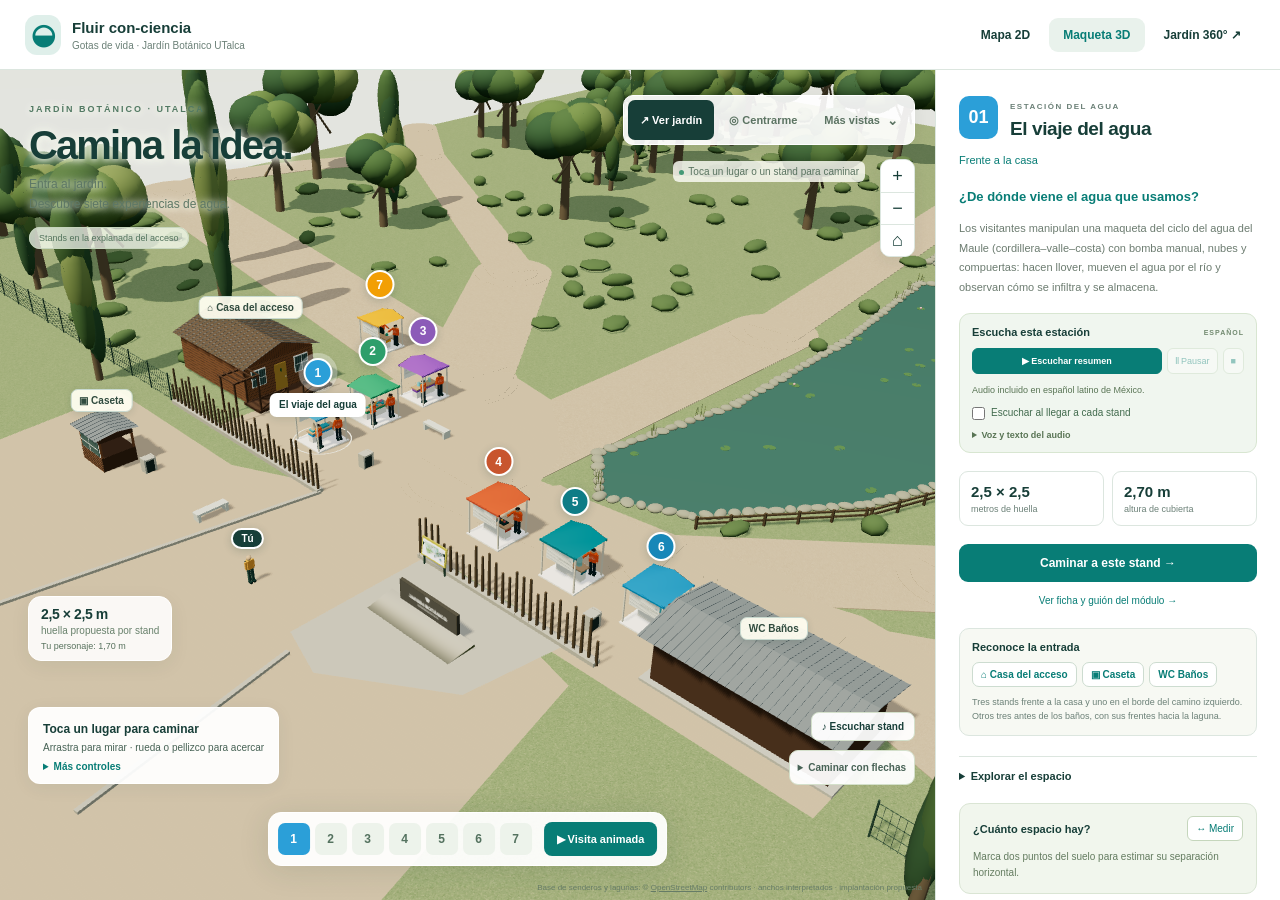
<file: index.html>
<!DOCTYPE html>
<html lang="es">
<head>
<meta charset="utf-8">
<meta name="viewport" content="width=device-width, initial-scale=1">
<title>Fluir con-ciencia · Jardín Botánico UTalca</title>
<meta name="description" content="Recorre la propuesta de siete stands sobre el agua en la maqueta 3D del acceso al Jardín Botánico UTalca.">
<link rel="canonical" href="https://anavictoria8.github.io/fluir-con-ciencia/maqueta3d.html">
<script>
// Conserva las fichas y vistas 2D compartidas antes de cambiar la portada.
const params=new URLSearchParams(location.search);
const legacy2D=['mod','view','tab','tour','printpreview'].some(key=>params.has(key));
const target=new URL((legacy2D?'mapa2d.html':'maqueta3d.html')+location.search+location.hash,location.href);
if(!legacy2D)target.searchParams.set('v','20261015-11');
location.replace(target.href);
</script>
<style>body{font:16px system-ui,sans-serif;max-width:650px;margin:15vh auto;padding:24px;color:#183f38;background:#f2f6ef}a{color:#0e7c86;display:inline-block;margin:12px 24px 0 0}</style>
</head>
<body>
<h1>Fluir con-ciencia, gotas de vida</h1>
<p>Explora las siete estaciones del acceso al Jardín Botánico UTalca.</p>
<a href="maqueta3d.html">Abrir la maqueta 3D →</a>
<a href="mapa2d.html">Abrir el plano 2D →</a>
</body>
</html>
</file>
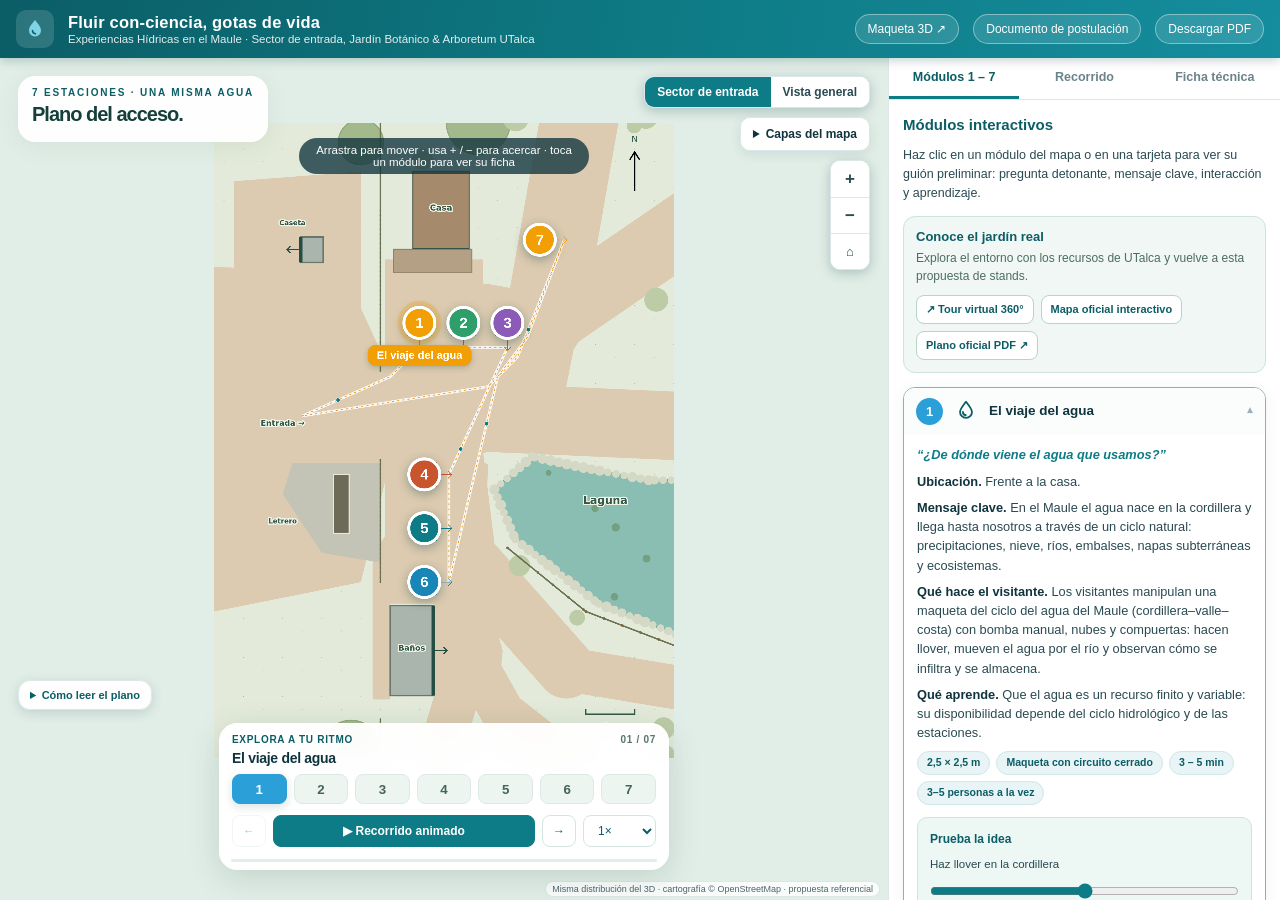
<file: mapa2d.html>
<!DOCTYPE html>
<html lang="es">
<head>
<meta charset="utf-8">
<meta name="viewport" content="width=device-width, initial-scale=1">
<title>Fluir con-ciencia, gotas de vida · Experiencias Hídricas en el Maule — Jardín Botánico UTalca</title>
<meta name="description" content="Propuesta de distribución, recorrido e interacciones de 7 módulos interactivos sobre el agua en el sector de entrada del Jardín Botánico & Arboretum de la Universidad de Talca.">
<style>
:root{
  --teal:#0e7c86; --teal-d:#0b5d66; --ink:#10343d; --ink-2:#2a4a52;
  --aqua:#7fd4e8; --blue:#2b9fd8; --accent:#f29f05; --paper:#f4f8f9;
  --line:#dbe7e9; --ok:#2e9e6b;
}
*{box-sizing:border-box}
html,body{margin:0;padding:0}
body{
  font-family:-apple-system,BlinkMacSystemFont,"Segoe UI",Roboto,"Helvetica Neue",Arial,sans-serif;
  color:var(--ink); background:var(--paper); overflow:hidden;
}
.app{display:flex;flex-direction:column;height:100dvh}
header.top{
  display:flex;align-items:center;gap:14px;padding:10px 16px;color:#fff;z-index:40;
  background:linear-gradient(100deg,var(--teal-d),var(--teal) 55%,#158d9e);
  box-shadow:0 2px 10px rgba(9,60,66,.25)
}
.logo{width:38px;height:38px;border-radius:10px;background:rgba(255,255,255,.14);display:grid;place-items:center;flex:0 0 auto}
.logo svg{width:24px;height:24px}
.titles{flex:1;min-width:0}
.titles h1{margin:0;font-size:16.5px;letter-spacing:.2px;white-space:nowrap;overflow:hidden;text-overflow:ellipsis}
.titles p{margin:1px 0 0;font-size:11.5px;opacity:.88;white-space:nowrap;overflow:hidden;text-overflow:ellipsis}
.hbtn{
  border:1px solid rgba(255,255,255,.4);background:rgba(255,255,255,.12);color:#fff;
  font-size:12px;padding:7px 12px;border-radius:999px;cursor:pointer;text-decoration:none;white-space:nowrap
}
.hbtn:hover{background:rgba(255,255,255,.22)}
.hmob{display:none}
@media (max-width:700px){
  .hdesk{display:none}
  .hmob{display:inline}
}
.main{flex:1;display:flex;min-height:0;position:relative}
.stage{position:relative;flex:1;min-width:0;overflow:hidden;background:#dcecee;touch-action:none;cursor:grab}
.stage.dragging{cursor:grabbing}
.world{position:absolute;left:0;top:0;transform-origin:0 0;will-change:transform;--inv:1}
.world img.base{position:absolute;inset:0;width:100%;height:100%;user-select:none;-webkit-user-drag:none;pointer-events:none;display:block}
.overlay{position:absolute;inset:0}
.overlay svg{position:absolute;left:0;top:0;overflow:visible}
.badge{position:absolute;transform:translate(-50%,-50%) scale(var(--inv));transform-origin:center;z-index:6;cursor:pointer;-webkit-tap-highlight-color:transparent}
.badge:focus{outline:none}
.badge .dot{
  width:36px;height:36px;border-radius:50%;background:#fff;border:3px solid var(--c,#0e7c86);
  color:var(--c,#0e7c86);display:grid;place-items:center;font-weight:800;font-size:15.5px;
  box-shadow:0 3px 10px rgba(9,60,66,.35);position:relative
}
.badge .lbl{
  position:absolute;top:100%;left:50%;transform:translateX(-50%);margin-top:5px;
  background:rgba(255,255,255,.95);color:var(--ink);font-size:11px;font-weight:700;
  padding:2.5px 8px;border-radius:8px;white-space:nowrap;box-shadow:0 2px 6px rgba(9,60,66,.22);
  border:1px solid rgba(14,124,134,.18)
}
.badge.lbl-top .lbl{top:auto;bottom:100%;margin-top:0;margin-bottom:5px}
.badge:hover .dot{transform:scale(1.08)}
.world.nolbl .badge .lbl,.world.nolbl .ref{opacity:0;pointer-events:none}
.badge .lbl,.ref{transition:opacity .2s}
.badge.active .dot{border-color:var(--accent);color:var(--accent);box-shadow:0 0 0 5px rgba(242,159,5,.28),0 3px 10px rgba(9,60,66,.35);animation:pulse 1.8s ease-in-out infinite}
.badge.active .lbl{background:var(--accent);color:#fff;border-color:transparent}
@keyframes pulse{0%,100%{box-shadow:0 0 0 5px rgba(242,159,5,.30),0 3px 10px rgba(9,60,66,.35)}50%{box-shadow:0 0 0 9px rgba(242,159,5,.12),0 3px 10px rgba(9,60,66,.35)}}
.ref{position:absolute;transform:translate(-50%,-50%) scale(var(--inv));transform-origin:center;
  font-size:10.5px;font-weight:600;color:#41565c;background:rgba(255,255,255,.86);
  padding:2px 7px;border-radius:7px;border:1px solid rgba(65,86,92,.18);white-space:nowrap;z-index:4;pointer-events:none}
.route{fill:none;stroke:var(--accent);stroke-width:3;stroke-dasharray:30 20;vector-effect:non-scaling-stroke;animation:flow 1.5s linear infinite}
.route-halo{fill:none;stroke:rgba(255,255,255,.95);stroke-width:8;vector-effect:non-scaling-stroke}
.route-end{fill:var(--accent);stroke:#fff;stroke-width:2}
@keyframes flow{to{stroke-dashoffset:-50}}
.zone{fill:rgba(14,124,134,.09);stroke:rgba(14,124,134,.55);stroke-width:2;stroke-dasharray:7 6;vector-effect:non-scaling-stroke}

.mapui{position:absolute;z-index:12}
.ctl-tr{top:12px;right:12px;display:flex;flex-direction:column;gap:7px;align-items:flex-end}
.vswitch{display:flex;background:#fff;border-radius:10px;overflow:hidden;box-shadow:0 3px 12px rgba(9,60,66,.25);border:1px solid var(--line)}
.vswitch button{border:0;background:#fff;color:var(--ink-2);font-size:12px;font-weight:600;padding:8px 12px;cursor:pointer}
.vswitch button.on{background:var(--teal);color:#fff}
.zoombox{display:flex;flex-direction:column;background:#fff;border-radius:10px;overflow:hidden;box-shadow:0 3px 12px rgba(9,60,66,.25);border:1px solid var(--line)}
.zoombox button{border:0;background:#fff;color:var(--ink-2);font-size:17px;font-weight:700;width:38px;height:36px;cursor:pointer}
.zoombox button:hover{background:#eef6f7}
.zoombox button+button{border-top:1px solid var(--line)}
.tourbtn{border:0;background:var(--accent);color:#fff;font-weight:700;font-size:12.5px;padding:10px 14px;border-radius:10px;cursor:pointer;box-shadow:0 3px 12px rgba(9,60,66,.3)}
.tourbtn:hover{filter:brightness(1.05)}
.tourbtn.on{background:#b4453a}
.legend{left:12px;bottom:12px;background:rgba(255,255,255,.96);border:1px solid var(--line);border-radius:12px;
  padding:10px 12px;font-size:11.5px;color:var(--ink-2);box-shadow:0 3px 12px rgba(9,60,66,.16);max-width:280px}
.legend h4{margin:0 0 7px;font-size:11.5px;text-transform:uppercase;letter-spacing:.6px;color:var(--teal-d)}
.legend .row{display:flex;align-items:center;gap:8px;margin:5px 0}
.legend .sym{flex:0 0 auto;width:34px;display:grid;place-items:center}
.attr{right:12px;bottom:12px;font-size:10px;color:#4d636a;background:rgba(255,255,255,.85);padding:4px 8px;border-radius:8px;border:1px solid var(--line)}
.hint{left:50%;top:12px;transform:translateX(-50%);background:rgba(16,52,61,.78);color:#fff;font-size:11.5px;
  padding:6px 12px;border-radius:999px;pointer-events:none;opacity:0;transition:opacity .3s}
.hint.show{opacity:1}

.panel{width:392px;flex:0 0 auto;background:#fff;border-left:1px solid var(--line);display:flex;flex-direction:column;min-height:0;z-index:20}
.tabs{display:flex;border-bottom:1px solid var(--line);flex:0 0 auto}
.tabs button{flex:1;border:0;background:#fff;padding:12px 6px;font-size:12.5px;font-weight:700;color:#6b838a;cursor:pointer;border-bottom:3px solid transparent}
.tabs button.on{color:var(--teal-d);border-bottom-color:var(--teal)}
.tabbody{overflow:auto;padding:14px;flex:1;min-height:0}
.tabbody[hidden]{display:none}
.mcard{border:1px solid var(--line);border-radius:12px;margin-bottom:10px;overflow:hidden;background:#fff}
.mcard .mhead{display:flex;align-items:center;gap:10px;padding:10px 12px;cursor:pointer;background:#fbfdfd}
.mcard .mhead:hover{background:#f2f9fa}
.mcard .n{width:27px;height:27px;border-radius:50%;color:#fff;display:grid;place-items:center;font-size:13px;font-weight:800;flex:0 0 auto}
.mcard .ic{width:26px;height:26px;flex:0 0 auto;color:var(--teal-d)}
.mcard h3{font-size:13.5px;margin:0;flex:1;line-height:1.25}
.mcard .chev{color:#9ab3b9;font-size:12px;transition:transform .2s}
.mcard.open .chev{transform:rotate(180deg)}
.mbody{display:none;padding:4px 13px 13px;font-size:12.8px;color:var(--ink-2);line-height:1.5}
.mcard.open .mbody{display:block}
.mbody .q{font-style:italic;color:var(--teal);font-weight:700;margin:6px 0 8px}
.mbody p{margin:7px 0}
.mbody b{color:var(--ink)}
.chips{display:flex;flex-wrap:wrap;gap:6px;margin-top:9px}
.chip{font-size:10.5px;font-weight:600;color:var(--teal-d);background:#e8f4f5;border:1px solid #cfe7e9;border-radius:999px;padding:3px 9px}
.panel h2{font-size:15px;margin:2px 0 10px;color:var(--teal-d)}
.panel .lead{font-size:12.5px;color:var(--ink-2);line-height:1.55}
.kv{border:1px solid var(--line);border-radius:12px;padding:12px 13px;margin-bottom:10px;background:#fbfdfd}
.kv h4{margin:0 0 7px;font-size:12.5px;color:var(--teal-d)}
.kv ul{margin:0;padding-left:17px;font-size:12.4px;color:var(--ink-2);line-height:1.55}
.kv li{margin:4px 0}
.btnrow{display:flex;gap:8px;margin:6px 0 12px}
.btnrow button{flex:1;border:1px solid var(--teal);background:#fff;color:var(--teal);font-weight:700;font-size:12.5px;padding:9px;border-radius:10px;cursor:pointer}
.btnrow button.solid{background:var(--teal);color:#fff}
.btnrow button:hover{filter:brightness(1.04)}
.sheetbar{display:none}
#sheetBtn{display:none}

@media (max-width:980px){
  .panel{position:absolute;left:0;right:0;bottom:0;width:auto;height:66dvh;border-left:0;border-top:1px solid var(--line);
    border-radius:16px 16px 0 0;transform:translateY(102%);transition:transform .28s ease;box-shadow:0 -8px 30px rgba(9,60,66,.25)}
  .panel.open{transform:none}
  #sheetBtn{display:block;position:absolute;left:50%;bottom:12px;transform:translateX(-50%);z-index:22;
    border:0;background:var(--teal);color:#fff;font-weight:700;font-size:13px;padding:11px 18px;border-radius:999px;box-shadow:0 4px 14px rgba(9,60,66,.4);cursor:pointer}
  .legend{max-width:210px;bottom:64px}
  .attr{display:none}
  .titles h1{font-size:14px}
  .hbtn.onlydesk{display:none}
}
@media (prefers-reduced-motion:reduce){
  .route{animation:none}
  .badge.active .dot{animation:none}
}
#printDoc{display:none}
body.printpreview{overflow:auto}
body.printpreview .app{display:none}
body.printpreview #printDoc{display:block;max-width:794px;margin:0 auto;background:#fff;box-shadow:0 0 40px rgba(0,0,0,.15)}

/* ======== Documento imprimible (PDF) ======== */
.pdoc{padding:26px 30px;font-size:12px;color:var(--ink)}
.pdoc header{border-bottom:4px solid var(--teal);padding-bottom:10px;margin-bottom:14px}
.pdoc header h1{margin:0;font-size:21px;color:var(--teal-d)}
.pdoc header p{margin:4px 0 0;font-size:12.5px;color:var(--ink-2)}
.pdoc h2{font-size:14.5px;color:var(--teal-d);margin:16px 0 8px}
.pdoc .pintro p{font-size:12.2px;line-height:1.55;color:var(--ink-2)}
.pdoc .pintro b{color:var(--ink)}
.pdocmap{position:relative;border:1px solid var(--line);border-radius:10px;overflow:hidden;margin:4px 0 8px}
.pdocmap img{position:absolute;inset:0;width:100%;height:100%}
.pdocmap .badge .lbl{display:none}
.pdocmap .badge .dot{width:30px;height:30px;font-size:13px;border-width:2.5px;box-shadow:none}
.pdocmap .badge .lbl{font-size:9.5px;padding:2px 6px;margin-top:4px;box-shadow:none;border:1px solid #a9c2c7}
.pdocmap .badge.lbl-top .lbl{margin-bottom:4px}
.pdocmap .ref{font-size:8.5px;padding:1.5px 5px;box-shadow:none;border:1px solid #c9d6d9}
.pdocmap .badge:hover .dot{transform:none}
.plegend{display:flex;flex-wrap:wrap;gap:6px 18px;font-size:11px;color:var(--ink-2);border:1px solid var(--line);border-radius:8px;padding:7px 10px;background:#fbfdfd}
.plegend b{color:var(--teal-d)}
.psec{margin-top:16px}
.pgrid{display:grid;grid-template-columns:1fr 1fr;gap:10px}
.pf{border:1px solid var(--line);border-radius:10px;padding:10px 12px;break-inside:avoid;background:#fff}
.pf-h{display:flex;align-items:center;gap:8px}
.pf-n{width:22px;height:22px;border-radius:50%;color:#fff;display:inline-grid;place-items:center;font-size:11.5px;font-weight:800;flex:0 0 auto}
.pf-ic{width:20px;height:20px;color:var(--teal-d);flex:0 0 auto}
.pf-ic svg{width:20px;height:20px}
.pf h4{margin:0;font-size:12.5px}
.pf p{margin:5px 0;font-size:11.2px;line-height:1.5;color:var(--ink-2)}
.pf b{color:var(--ink)}
.pf-q{font-style:italic;color:var(--teal)!important;font-weight:700}
.pf-chips{font-size:10px;color:#6b838a!important;border-top:1px dashed var(--line);padding-top:5px}
.pdoc footer{margin-top:14px;border-top:1px solid var(--line);padding-top:9px;font-size:10.5px;color:#6b838a}
.pdoc footer p{margin:3px 0}

@media print{
  body{overflow:visible;background:#fff}
  .app{display:none!important}
  #printDoc{display:block!important}
  @page{size:A4 portrait;margin:10mm}
  .pdoc{padding:0}
  .route{animation:none!important}
}

/* Exploración del espacio */
.stage{background:#e1eee7}
.world{--marker-size:36px}
.overlay>svg{pointer-events:none}
.badge{border:0;padding:0;background:none;font:inherit}
.badge:focus-visible .dot{outline:3px solid var(--ink);outline-offset:4px}
.badge .dot{transition:transform .22s,box-shadow .22s;background:var(--c);color:#fff;border:3px solid #fff}
.badge.active .dot{background:var(--accent);color:#fff;border-color:#fff}
.badge .lbl{max-width:150px;white-space:normal;text-align:center;line-height:1.25;width:max-content;pointer-events:none}
.badge:not(.active):not(:hover):not(:focus-visible) .lbl{opacity:0;transform:translate(-50%,4px)}
.world.all-labels:not(.nolbl) .badge .lbl{opacity:1;transform:translateX(-50%)}
.world.all-labels .badge.label-suppressed:not(.active):not(:hover):not(:focus-visible) .lbl{opacity:0}
.world.nolbl .badge.active .lbl,.world.nolbl .badge:hover .lbl{opacity:1}
.badge.active{z-index:9}
.ref{font-size:10px;background:rgba(255,255,255,.94)}
.stand-footprint{fill:var(--c);fill-opacity:.18;stroke:var(--c);stroke-width:2;vector-effect:non-scaling-stroke}
.stand-roof{fill:var(--c);fill-opacity:.38;stroke:var(--c);stroke-width:1;vector-effect:non-scaling-stroke}
.stand-link{fill:none;stroke:#51746a;stroke-width:1.5;stroke-dasharray:3 4;vector-effect:non-scaling-stroke;opacity:.65}
.route{stroke:#eea128;stroke-width:3;stroke-linecap:round;stroke-dasharray:4 13;animation:flow 2s linear infinite}
.route-halo{stroke-width:9;stroke:rgba(255,255,255,.8)}
.route-drop{fill:#087b8a;stroke:white;stroke-width:2;paint-order:stroke}
.tour-traveler{filter:drop-shadow(0 2px 4px #123c4255)}
.tour-traveler .ripple{fill:#0e7c8633;stroke:#0e7c86;stroke-width:1;animation:travelerRipple 2s ease-out infinite;transform-box:fill-box;transform-origin:center}
@keyframes travelerRipple{from{transform:scale(.7);opacity:.8}to{transform:scale(1.8);opacity:0}}
.world.no-route .route,.world.no-route .route-halo,.world.no-route .route-drop,.world.no-route .stand-link{display:none}
.world.no-stands .stand-shape{display:none}
.sector-cluster{display:none;position:absolute;transform:translate(-50%,-50%) scale(var(--inv));transform-origin:center;border:3px solid #fff;border-radius:999px;padding:10px 15px;background:var(--teal);color:#fff;font-size:12px;font-weight:800;box-shadow:0 4px 20px #163e3444;cursor:pointer;white-space:nowrap;z-index:8}
.world.general-overview .sector-cluster{display:block}
.world.general-overview .badge,.world.general-overview .ref,.world.general-overview .stand-shape,.world.general-overview .route,.world.general-overview .route-halo,.world.general-overview .route-drop{display:none}
.map-intro{top:18px;left:18px;max-width:315px;pointer-events:none}
.map-intro .eyebrow{font-size:10px;letter-spacing:1.8px;font-weight:800;color:var(--teal-d);text-transform:uppercase}
.map-intro h2{font-size:27px;letter-spacing:-1px;margin:5px 0;color:#153f3b}
.map-intro p{font-size:12px;line-height:1.5;margin:0;color:#355a52;max-width:245px}
.map-intro .intro-paper{padding:15px 18px;background:#fffffff0;border:1px solid #ffffff;border-radius:17px;box-shadow:0 5px 25px #163e3410}
.ctl-tr{top:18px;right:18px;gap:9px}
.layers{background:#fffffff5;border:1px solid var(--line);border-radius:10px;font-size:12px;box-shadow:0 3px 12px #093c421a}
.layers summary{padding:9px 12px;cursor:pointer;font-weight:700}
.layers label{display:flex;gap:8px;padding:6px 12px;align-items:center;cursor:pointer}
.layers label:last-child{padding-bottom:12px}
.layers input{accent-color:var(--teal)}
.legend{bottom:18px;left:18px;max-width:240px;font-size:10.5px;padding:8px 11px}
.legend summary{cursor:pointer;font-weight:800;color:var(--teal-d);font-size:11px}
.legend .row{line-height:1.4}
.legend h4{display:none}
.attr{bottom:3px;right:8px;font-size:9px;padding:2px 6px;max-width:65%;text-align:right}
.hint{top:160px;max-width:290px;text-align:center;white-space:normal}
.journey{position:absolute;z-index:13;bottom:30px;left:50%;transform:translateX(-50%);width:min(450px,calc(100% - 36px));padding:14px;background:#fffffff5;backdrop-filter:blur(14px);border:1px solid #fff;border-radius:18px;box-shadow:0 8px 32px #163e3426}
.journey-top{display:flex;align-items:center;gap:9px;font-size:10px;color:#59756e;font-weight:700;text-transform:uppercase;letter-spacing:.7px}
.journey-top strong{color:var(--teal-d);margin-right:auto}
.journey-title{font-size:16px;font-weight:800;margin:7px 0 3px;letter-spacing:-.3px}
.journey-question{font-size:12px;color:#54716b;margin:0 0 11px;min-height:15px}
.station-nav{display:flex;gap:7px;justify-content:space-between}
.station-nav button{flex:1;min-width:0;height:30px;border:1px solid #dce9e5;border-radius:8px;background:#edf5f1;color:#45645b;font-weight:800;cursor:pointer;transition:background .2s,transform .2s}
.station-nav button:hover{transform:translateY(-3px)}
.station-nav button[aria-pressed=true]{background:var(--c);border-color:var(--c);color:#fff;box-shadow:0 3px 9px #123c4226}
.station-nav button.visited:after{content:' ·';color:inherit}
.journey-controls{display:flex;gap:7px;align-items:center;margin-top:11px}
.journey-controls button,.journey-controls select{font:inherit;font-size:12px;border:1px solid #d4e5df;background:#fff;border-radius:8px;height:32px;padding:0 10px;color:var(--teal-d);cursor:pointer}
.journey-controls button:disabled{opacity:.35;cursor:default}
.journey-controls #playTour{background:var(--teal);color:#fff;border-color:var(--teal);flex:1;font-weight:700}
.journey-progress{height:3px;background:#e2eee8;margin:12px -1px -3px;overflow:hidden;border-radius:4px}
.journey-progress span{display:block;height:100%;background:var(--teal);width:0;transition:width .15s linear}
.resource-card{padding:12px;border:1px solid #cee3db;background:#f1f7f4;border-radius:12px;margin:0 0 14px}
.resource-card h3{font-size:13px;margin:0 0 5px;color:var(--teal-d)}
.resource-card p{font-size:12px;line-height:1.5;margin:0 0 10px;color:#4d6d62}
.resource-actions{display:flex;gap:7px;flex-wrap:wrap}
.resource-actions button,.resource-actions a{border:1px solid #b7d4c9;border-radius:8px;padding:7px 9px;font-size:11px;font-weight:700;color:var(--teal-d);background:#fff;cursor:pointer;text-decoration:none}
.mcard{transition:border-color .2s,box-shadow .2s}
.mcard.open{border-color:#84b7a4;box-shadow:0 3px 15px #163e3410}
.mhead:focus-visible{outline:2px solid var(--teal);outline-offset:-3px}
.experience{border-radius:10px;background:#edf7f4;padding:12px;margin-top:12px;border:1px solid #cde5da}
.experience h4{font-size:12px;margin:0 0 8px;color:var(--teal-d)}
.experience label{display:block;font-size:11.5px}
.experience input{width:100%;accent-color:var(--teal);margin:10px 0}
.experience output{display:block;font-size:12px;color:var(--teal-d);font-weight:700;min-height:34px}
.water-track{height:12px;background:#d7e7e4;border-radius:8px;overflow:hidden;margin:9px 0}
.water-fill{height:100%;background:repeating-linear-gradient(110deg,#0e7c86 0 16px,#3ab3bd 16px 32px);background-size:64px 100%;animation:waterSlide 2s linear infinite;transition:width .4s;width:50%;border-radius:8px}
@keyframes waterSlide{to{background-position:64px 0}}
.experience small{font-size:10px;color:#637d73;display:block;margin-top:7px}
.resource-dialog{width:min(1120px,96vw);height:min(820px,90dvh);padding:0;border:1px solid #cee3db;border-radius:17px;box-shadow:0 20px 90px #102f3c55;color:var(--ink)}
.resource-dialog::backdrop{background:#0c302dd1;backdrop-filter:blur(5px)}
.resource-dialog .dialog-head{display:flex;align-items:center;gap:12px;padding:13px 17px;border-bottom:1px solid var(--line)}
.dialog-head h2{font-size:15px;margin:0;flex:1}
.dialog-head a{font-size:11px;color:var(--teal-d)}
.dialog-head button{border:1px solid var(--line);border-radius:8px;padding:6px 10px;cursor:pointer;background:#f4f8f6;font-size:16px}
.resource-dialog iframe{width:100%;height:calc(100% - 110px);border:0;background:#edf4f0}
.resource-dialog .dialog-note{font-size:11px;padding:0 17px;color:#54716b}
@media(min-width:981px){.legend{bottom:240px}.map-intro{max-width:280px}}
@media(max-width:1100px) and (min-width:981px){.map-intro h2{font-size:22px}.map-intro{max-width:220px}.map-intro p{font-size:11px}.vswitch button{font-size:11px;padding:8px}.panel{width:355px}}
@media(max-width:980px){
 #sheetBtn{display:block}.main:has(.panel.open) #sheetBtn{bottom:calc(66dvh + 8px)}
 .main:has(.panel.open) .journey{visibility:hidden}
 .journey{bottom:66px;width:min(430px,calc(100% - 28px))}
 .legend{bottom:290px;max-width:190px}
 .map-intro{top:12px;left:12px;max-width:255px}
 .map-intro h2{font-size:22px}
 .ctl-tr{top:12px;right:12px}
}
@media(max-width:600px){
 .map-intro{top:12px;max-width:calc(100% - 60px)}
 .map-intro .intro-paper{padding:10px 13px;background:#ffffffeb}
 .map-intro h2{font-size:20px;margin:4px 0 0}
 .map-intro p{display:none}.map-intro .eyebrow{font-size:9px}
 .ctl-tr{top:94px;right:10px}.vswitch button{font-size:10px;padding:8px}
 .tourbtn{display:none}.legend{display:none}.attr{display:none}
 .hint{top:170px;left:12px;transform:none;max-width:200px;font-size:10px}
 .badge .dot{width:25px;height:25px;font-size:11px;border-width:2px}
 .badge .lbl{font-size:9px;max-width:110px;padding:2px 5px}
 .ref{display:none}
 .world.all-labels .badge .lbl{display:none}
 .world.all-labels .badge.active .lbl,.world.all-labels .badge:hover .lbl{display:block}
 .journey{padding:11px;border-radius:14px;bottom:62px}
 .journey-title{font-size:14px}.journey-question{font-size:11px}
 .journey-controls{margin-top:8px}.journey-progress{margin-top:8px}
 .station-nav{gap:5px}.station-nav button{height:28px}
 .resource-dialog .dialog-head{flex-wrap:wrap}.dialog-head h2{flex-basis:70%}
 .resource-dialog iframe{height:calc(100% - 140px)}
}
@media(prefers-reduced-motion:reduce){*,*::before,*::after{animation:none!important;scroll-behavior:auto!important}.route-drop{display:none}.badge .dot,.badge .lbl{transition:none}}
@media print{.route-drop,.tour-traveler,.stand-link{display:none}.pdocmap .badge .lbl{display:none}.stand-footprint{fill-opacity:.2}}


/* Plano sincronizado: dejar espacio visible para la implantación. */
.world .badge .dot{width:var(--badge-size,28px);height:var(--badge-size,28px);font-size:calc(var(--badge-size,28px)*.43)}
.stand-front{fill:none;stroke:var(--c);stroke-width:2;vector-effect:non-scaling-stroke;stroke-linecap:round;stroke-linejoin:round}
.map-intro .intro-paper{padding:10px 13px}.map-intro h2{font-size:20px}.map-intro p{display:none}
.ctl-tr>.tourbtn{display:none}.journey-question{display:none}.journey{padding:10px 12px}.journey-title{font-size:14px;margin:5px 0 8px}
.legend{bottom:190px}.hint{top:80px}.pdocmap{margin:8px auto}.print-plan{break-after:page;break-inside:avoid}.print-plan h2{text-align:center}
@media(max-width:600px){
 .map-intro{display:none}.ctl-tr{top:10px;left:10px;right:10px;flex-direction:row;align-items:flex-start;justify-content:space-between;gap:5px}
 .ctl-tr .zoombox{position:absolute;right:0;top:48px}.layers summary{font-size:10px;padding:8px}
 .layers[open]{position:absolute;right:0;z-index:20}.layers label{font-size:11px}
 .journey{bottom:62px;padding:8px 10px}.journey-top{font-size:9px}.journey-title{font-size:12px;white-space:nowrap;overflow:hidden;text-overflow:ellipsis}
 .journey-controls button,.journey-controls select{font-size:11px;padding:0 7px}.hint{top:60px;max-width:250px}
 .legend{display:none}.titles h1{font-size:12px}.titles p{display:none}.top .logo{display:none}.top{gap:6px;padding:10px}.hbtn{padding:7px 9px}
}

</style>
</head>
<body>
<div class="app">
  <header class="top">
    <div class="logo" aria-hidden="true">
      <svg viewBox="0 0 24 24" fill="none"><path d="M12 3c3.4 4.3 6 7.2 6 10.4A6 6 0 1 1 6 13.4C6 10.2 8.6 7.3 12 3z" fill="#7fd4e8"/><path d="M9.5 13.6c0 1.7 1.2 3 2.9 3.2" stroke="#0b5d66" stroke-width="1.6" stroke-linecap="round"/></svg>
    </div>
    <div class="titles">
      <h1 id="projName">Fluir con-ciencia, gotas de vida</h1>
      <p>Experiencias Hídricas en el Maule · Sector de entrada, Jardín Botánico &amp; Arboretum UTalca</p>
    </div>
    <a class="hbtn" href="maqueta3d.html">Maqueta 3D ↗</a>
    <a class="hbtn onlydesk" href="documento/documento_postulacion.html" target="_blank" rel="noopener">Documento de postulación</a>
    <a class="hbtn" id="printBtn" href="plano_fluir_con_ciencia.pdf?v=20261015-8" download="plano_fluir_con_ciencia.pdf" aria-label="Descargar PDF"><span class="hdesk">Descargar PDF</span><span class="hmob">PDF</span></a>
  </header>

  <div class="main">
    <div class="stage" id="stage">
      <div class="world" id="world"></div>
      <div class="mapui map-intro"><div class="intro-paper"><div class="eyebrow">7 estaciones · una misma agua</div><h2>Plano del acceso.</h2><p>Mismas posiciones y orientaciones que la maqueta 3D. Las flechas indican el frente de cada stand.</p></div></div>

      <div class="mapui ctl-tr">
        <div class="vswitch" role="group" aria-label="Vista del mapa">
          <button id="vSector" class="on" type="button">Sector de entrada</button>
          <button id="vGeneral" type="button">Vista general</button>
        </div>
        <button class="tourbtn" id="tourBtn" type="button">▶ Iniciar recorrido 1 → 7</button>
        <details class="layers"><summary>Capas del mapa</summary>
          <label><input id="layerRoute" type="checkbox" checked> Recorrido y flujo</label>
          <label><input id="layerStands" type="checkbox" checked> Huellas de stands</label>
          <label><input id="layerLabels" type="checkbox"> Todos los nombres</label>
        </details>
        <div class="zoombox">
          <button id="zin" type="button" aria-label="Acercar">+</button>
          <button id="zout" type="button" aria-label="Alejar">−</button>
          <button id="zreset" type="button" aria-label="Restablecer vista" style="font-size:13px">⌂</button>
        </div>
      </div>

      <details class="mapui legend" aria-label="Leyenda"><summary>Cómo leer el plano</summary>
        <h4>Leyenda</h4>
        <div class="row"><span class="sym"><span style="width:22px;height:22px;border-radius:50%;background:#fff;border:3px solid #0e7c86;display:inline-grid;place-items:center;font-size:11px;font-weight:800;color:#0e7c86">7</span></span><span><b>Módulo interactivo</b> (1 a 7, en orden de visita)</span></div>
        <div class="row"><span class="sym"><svg width="34" height="10"><line x1="1" y1="5" x2="33" y2="5" stroke="#f29f05" stroke-width="3" stroke-dasharray="6 5" stroke-linecap="round"/></svg></span><span><b>Recorrido sugerido</b> (en bucle, inicio y fin en el acceso)</span></div>
        <div class="row"><span class="sym"><svg width="30" height="16"><rect x="1" y="1" width="28" height="14" rx="4" fill="rgba(14,124,134,.12)" stroke="rgba(14,124,134,.6)" stroke-dasharray="4 3"/></svg></span><span><b>Huellas de 2,5 × 2,5 m</b> · flechas hacia el frente</span></div>
        <div class="row" style="margin-top:7px;color:#41565c"><span class="sym" aria-hidden="true">🚶</span><span>Las <b>huellas se sitúan fuera del eje peatonal</b> (ancho a verificar en terreno) y se mantiene el acceso a baños, administración y estacionamiento.</span></div>
      </details>
      <section class="mapui journey" aria-label="Explorar estaciones">
        <div class="journey-top"><strong id="journeyState" role="status">Explora a tu ritmo</strong><span id="journeyCount">01 / 07</span></div>
        <div class="journey-title" id="journeyTitle"></div><p class="journey-question" id="journeyQuestion"></p>
        <nav class="station-nav" id="stationNav" aria-label="Elegir módulo"></nav>
        <div class="journey-controls">
          <button id="prevStation" type="button" aria-label="Módulo anterior">←</button>
          <button id="playTour" type="button">▶ Recorrido animado</button>
          <button id="nextStation" type="button" aria-label="Módulo siguiente">→</button>
          <select id="tourSpeed" aria-label="Velocidad del recorrido"><option value="0.75">0,75×</option><option value="1" selected>1×</option><option value="1.5">1,5×</option></select>
        </div>
        <div class="journey-progress" role="progressbar" aria-label="Avance del recorrido" aria-valuemin="0" aria-valuemax="100" aria-valuenow="0"><span id="journeyProgress"></span></div>
      </section>
      <div class="mapui attr">Misma distribución del 3D · cartografía © OpenStreetMap · propuesta referencial</div>
      <div class="mapui hint" id="hint">Arrastra para mover · usa + / − para acercar · toca un módulo para ver su ficha</div>
    </div>

    <button id="sheetBtn" type="button" aria-expanded="false" aria-controls="panel">Ver módulos 1 – 7</button>
    <aside class="panel" id="panel">
      <div class="sheetbar"></div>
      <div class="tabs" role="tablist">
        <button id="tabMods" class="on" type="button">Módulos 1 – 7</button>
        <button id="tabRuta" type="button">Recorrido</button>
        <button id="tabFicha" type="button">Ficha técnica</button>
      </div>

      <div class="tabbody" id="bodyMods">
        <h2>Módulos interactivos</h2>
        <p class="lead" style="margin-bottom:12px">Haz clic en un módulo del mapa o en una tarjeta para ver su guión preliminar: pregunta detonante, mensaje clave, interacción y aprendizaje.</p>
        <section class="resource-card"><h3>Conoce el jardín real</h3><p>Explora el entorno con los recursos de UTalca y vuelve a esta propuesta de stands.</p><div class="resource-actions"><button type="button" data-resource="tour">↗ Tour virtual 360°</button><button type="button" data-resource="map">Mapa oficial interactivo</button><a href="https://www.vinculacion.utalca.cl/assets/jb/mapadigital/mapa_digital_jardin_botanico_y_aboretum.pdf" target="_blank" rel="noopener">Plano oficial PDF ↗</a></div></section>
        <div id="modList"></div>
      </div>

      <div class="tabbody" id="bodyRuta" hidden>
        <h2>Recorrido de la experiencia</h2>
        <p class="lead">El recorrido reúne los stands en <b>dos grupos próximos a la entrada</b> y comienza y termina en la zona de acceso. Los 7 módulos se ubican <b>a los costados del camino</b>, reservando el eje central para la circulación peatonal (objetivo: al menos 3 m libres, a validar en terreno), sin interferir con los flujos habituales del jardín ni con el acceso a baños, administración y estacionamiento.</p>
        <div class="btnrow">
          <button class="solid" id="tourBtn2" type="button">▶ Recorrer módulos</button>
          <button id="resetTour" type="button">Reiniciar vista</button>
        </div>
        <div class="kv"><h4>Flujo de visita sugerido</h4><ul>
          <li><b>Módulo 1 → 3:</b> se visitan tres stands contiguos sobre la explanada frente a la casa.</li>
          <li><b>Módulo 3 → 4:</b> se cruza la explanada de acceso y se continúa hacia la laguna, dejando libre el acceso a los baños.</li>
          <li><b>Módulo 4 → 6:</b> se visitan tres stands próximos entre sí, sobre el borde de tierra antes de los baños, con el frente hacia la laguna.</li>
          <li><b>Módulo 6 → 7 → salida:</b> se vuelve por los caminos hasta el módulo 7, al borde del ramal lateral de la casa, y se regresa al acceso.</li>
        </ul></div>
        <div class="kv"><h4>No interferencia del tránsito peatonal</h4><ul>
          <li>Módulos adosados a los bordes del camino (franja de 2,5 m), nunca al centro.</li>
          <li>Puntos de mayor afluencia (acceso, baños, administración) se mantienen despejados.</li>
          <li>Se conservan rutas alternativas para visitantes que no participan de la experiencia.</li>
          <li>Señalética de desvío suave y demarcación de la zona de stands.</li>
        </ul></div>
        <div class="kv"><h4>Aforo y rotación estimados</h4><ul>
          <li>Grupos de hasta 20–25 visitantes por ciclo de recorrido.</li>
          <li>Permanencia de 3 a 6 minutos por módulo; visita total ≈ 40 minutos.</li>
          <li>Capacidad estimada: 150–200 visitantes/día (a ajustar con UTalca según horarios y eventos).</li>
        </ul></div>
      </div>

      <div class="tabbody" id="bodyFicha" hidden>
        <h2>Ficha técnica preliminar</h2>
        <div class="kv"><h4>Emplazamiento</h4><ul>
          <li>Zona de intervención: <b>sector de entrada</b> del Jardín Botánico &amp; Arboretum de la Universidad de Talca, sobre las explanadas de tierra y el borde del camino lateral.</li>
          <li>Senderos y lagunas: © OpenStreetMap. Explanadas y edificios interpretados de las referencias UTalca, compartidos con el 3D; validar en terreno.</li>
        </ul></div>
        <div class="kv"><h4>Dimensión de los módulos</h4><ul>
          <li>Huella de <b>2,5 × 2,5 m</b> (≈ 6,25 m²) por módulo + franja de aproximación de 2 m.</li>
          <li>Estructura modular, desmontable, apta para exterior (sol y lluvia), con cubierta de sombra.</li>
          <li>Mesones de manipulación a 0,75–0,95 m de altura.</li>
        </ul></div>
        <div class="kv"><h4>Accesibilidad</h4><ul>
          <li>Recorrido sin escalones; superficie compactada y antideslizante.</li>
          <li>Espacio de maniobra para sillas de ruedas en cada módulo.</li>
          <li>Señalética de alto contraste (español/inglés) y códigos QR con audiodescripción y lectura fácil.</li>
        </ul></div>
        <div class="kv"><h4>Sostenibilidad y operación</h4><ul>
          <li>Circuitos de agua cerrados y reutilizados al interior de cada módulo.</li>
          <li>Energía solar para módulos con electrónica (pantalla del módulo 7, contadores).</li>
          <li>Materiales reciclados/reciclables; mantención semanal simple a cargo de monitores.</li>
        </ul></div>
        <div class="kv"><h4>Descripción textual del plano (accesibilidad)</h4><ul>
          <li>Los módulos 1–3 quedan frente a la casa; el 7 en el borde del camino lateral; 4–6 antes de los baños. Estos tres stands y los baños miran hacia la laguna. El modelo deja 3 m entre los stands 4–6 y una franja frontal de 4 m para circular; comprobar en terreno.</li>
        </ul></div>
        <p class="lead" style="font-size:11.5px;color:#6b838a">Versión preliminar para postulación. Plano generado desde la misma geometría y distribución que la maqueta 3D. La ubicación definitiva de los stands se ajustará en conjunto con el equipo del jardín.</p>
      </div>
    </aside>
  </div>
</div>

<dialog class="resource-dialog" id="resourceDialog" aria-labelledby="resourceTitle"><div class="dialog-head"><h2 id="resourceTitle"></h2><a id="resourceExternal" target="_blank" rel="noopener">Abrir en otra pestaña ↗</a><button id="closeResource" type="button" aria-label="Cerrar recurso">×</button></div><p class="dialog-note">Recurso oficial de UTalca. Si no se visualiza aquí, ábrelo en otra pestaña. La propuesta de stands permanece en este mapa.</p><iframe id="resourceFrame" title="Recurso oficial del Jardín Botánico UTalca" allow="fullscreen" referrerpolicy="strict-origin-when-cross-origin"></iframe></dialog>
<div id="printDoc"></div>

<script src="assets/map-data.js?v=20261015-7"></script>
<script type="module">
import {PLAN2D} from './assets/plan2d-data.js?v=20261015-7';
const {PROJECT}=window.WATER_MAP_DATA;
const MODULES=window.WATER_MAP_DATA.MODULES.map(m=>({...m,...PLAN2D.stands.find(s=>s.id===m.id)}));
const sector=PLAN2D.frames.sector;
const VIEWS=Object.fromEntries(Object.entries(PLAN2D.frames).map(([key,f])=>[key,{
 key,img:`assets/plano-${key==='sector'?'sector':'general'}.svg?v=20261015-7`,
 w:(f.xmax-f.xmin)*f.scale,h:(f.zmax-f.zmin)*f.scale,meterScale:f.scale,
 px:(fx,fy)=>[(sector.xmin+fx*(sector.xmax-sector.xmin)-f.xmin)*f.scale,(sector.zmin+fy*(sector.zmax-sector.zmin)-f.zmin)*f.scale],
 init:key==='sector'?{x1:.05,y1:.04,x2:.88,y2:.94}:null
}]));
const ARRIVAL=PLAN2D.arrivals,TOUR_LEGS=PLAN2D.legs;
const ROUTE=TOUR_LEGS.flatMap((leg,i)=>i?leg.slice(1):leg);
const ZONE=[],REFS=[];
"use strict";
/* ======== SVG helpers ======== */
function routePath(pts){return "M"+pts.map(p=>p.join(",")).join(" L");}

/* ======== Builder (usado por el mapa vivo y la versión imprimible) ======== */
function buildOverlay(container, view, opts){
  opts = opts || {};
  const interactive = opts.interactive !== false;
  const inv = opts.invScale !== false;
  container.querySelectorAll(".overlay").forEach(e=>e.remove());
  const ov = document.createElement("div");
  ov.className = "overlay";
  container.appendChild(ov);
  const W = view.w, H = view.h;
  const P = (fx,fy)=>view.px(fx,fy);

  const svg = document.createElementNS("http://www.w3.org/2000/svg","svg");
  svg.setAttribute("width", W); svg.setAttribute("height", H);
  svg.setAttribute("viewBox", `0 0 ${W} ${H}`);
  svg.setAttribute("aria-hidden","true");

  const svgEl = (name,attrs,parent=svg)=>{
    const el=document.createElementNS("http://www.w3.org/2000/svg",name);
    Object.entries(attrs).forEach(([k,v])=>el.setAttribute(k,v)); parent.appendChild(el); return el;
  };
  ZONE.forEach(points=>svgEl("path",{d:routePath(points.map(p=>P(...p)))+" Z",class:"zone stand-shape"}));
  const d = routePath(ROUTE.map(p=>P(...p)));
  svgEl("path",{d,class:"route-halo"});
  svgEl("path",{d,class:"route"});
  if(interactive){
    // Gotas en movimiento sobre el recorrido, sin imágenes externas.
    for(let i=0;i<4;i++){
      const drop=svgEl("circle",{r:view.key==="sector"?6:3,class:"route-drop"});
      svgEl("animateMotion",{dur:"32s",begin:`-${i*8}s`,repeatCount:"indefinite",path:d,calcMode:"paced"},drop);
    }
    TOUR_LEGS.forEach((leg,i)=>svgEl("path",{d:routePath(leg.map(p=>P(...p))),fill:"none",stroke:"none","data-leg":i}));
    const traveler=svgEl("g",{class:"tour-traveler",visibility:"hidden"});
    svgEl("circle",{r:19,class:"ripple"},traveler);
    svgEl("circle",{r:11,fill:"#0e7c86",stroke:"white","stroke-width":3},traveler);
    svgEl("path",{d:"M0,-6 C-7,1 -5,6 0,6 C5,6 7,1 0,-6",fill:"white"},traveler);
  }
  MODULES.forEach((m,i)=>{
    const [x,y]=P(m.sx,m.sy),[ax,ay]=P(...ARRIVAL[i]);
    const u=view.meterScale,half=1.25*u,front=2.8*u;
    const g=svgEl("g",{class:"stand-shape",style:`--c:${m.color}`,"data-stand":m.id});
    svgEl("path",{d:`M${ax},${ay} L${x},${y}`,class:"stand-link"},g);
    const body=svgEl("g",{transform:`translate(${x},${y}) rotate(${-m.yaw*180/Math.PI})`},g);
    svgEl("rect",{x:-half,y:-half,width:half*2,height:half*2,rx:.1*u,class:"stand-footprint"},body);
    svgEl("path",{d:`M${-half},${half} H${half} M0,${half} V${front} M${-.35*u},${front-.35*u} L0,${front} L${.35*u},${front-.35*u}`,class:"stand-front"},body);
  });

  MODULES.forEach(m=>{
    const [x,y] = P(m.sx,m.sy);
    const b = document.createElement("div");
    b.className = "badge" + (m.lblPos==="top" ? " lbl-top" : "");
    b.style.left = x+"px"; b.style.top = y+"px";
    b.style.setProperty("--c", m.color);
    b.dataset.id = m.id;
    b.title = `Módulo ${m.id}: ${m.nombre}`;
    b.innerHTML = `<div class="dot">${m.id}</div><div class="lbl">${m.lbl}</div>`;
    if(interactive){
      b.tabIndex = 0;
      b.setAttribute("role","button");
      b.setAttribute("aria-label",`Módulo ${m.id}: ${m.nombre}`);
      b.addEventListener("click", ()=>{if(!moved) selectModule(m.id,{fromMap:true});});
      b.addEventListener("keydown", e=>{ if(e.key==="Enter"||e.key===" "){e.preventDefault();selectModule(m.id,{fromMap:true});} });
    } else {
      b.style.cursor = "default";
    }
    if(!inv){ b.style.transform = "translate(-50%,-50%)"; }
    ov.appendChild(b);
  });

  REFS.forEach(r=>{
    const [x,y] = P(r.x,r.y);
    const el = document.createElement("div");
    el.className = "ref";
    el.style.left = x+"px"; el.style.top = y+"px";
    if(!inv) el.style.transform = "translate(-50%,-50%)";
    el.textContent = r.t;
    ov.appendChild(el);
  });

  ov.appendChild(svg);
  if(interactive && view.key==='general'){
    const cluster=document.createElement('button'),[x,y]=P(.46,.48);
    cluster.type='button';cluster.className='sector-cluster';cluster.style.left=x+'px';cluster.style.top=y+'px';
    cluster.textContent='7 módulos · Explorar entrada ↗';
    cluster.onclick=()=>{stopTour();setView('sector');};ov.appendChild(cluster);
  }
  return ov;
}

/* ======== Mapa vivo y cámara con transiciones ======== */
const stage=document.getElementById('stage'),world=document.getElementById('world');
const reducedMotion=window.matchMedia('(prefers-reduced-motion:reduce)');
let view=VIEWS.sector,cam={x:0,y:0,s:1},fitScale=1,cameraFrame=0;
let selectedId=1,moved=false,tourOn=false,tourPaused=false,tourIdx=0;
let tourPhase='travel',tourElapsed=0,tourLastTime=0,tourFrame=0;
const visited=new Set();
const tourBtn=document.getElementById('tourBtn'),tourBtn2=document.getElementById('tourBtn2');
const playTour=document.getElementById('playTour');
const vSector=document.getElementById('vSector'),vGeneral=document.getElementById('vGeneral');
const panel=document.getElementById('panel'),sheetBtn=document.getElementById('sheetBtn');
const layerSettings={route:true,stands:true,labels:false};
function clampCamera(c){
  const vw=stage.clientWidth,vh=stage.clientHeight;
  c.s=Math.max(Math.min(fitScale*.55,6),Math.min(c.s,6));
  const W=view.w*c.s,H=view.h*c.s;
  c.x=W<=vw?(vw-W)/2:Math.min(0,Math.max(vw-W,c.x));
  c.y=Math.max(Math.min(0,vh-H),Math.min(Math.max(0,vh-H),c.y));
  return c;
}
function applayCam(){
  world.style.transform=`translate(${cam.x}px,${cam.y}px) scale(${cam.s})`;
  world.style.setProperty('--inv',(1/cam.s).toFixed(5));
  // Los números conservan separación cuando el plano completo debe caber en poca altura.
  const markerMax=window.innerWidth<=600?25:36;
  world.style.setProperty('--badge-size',Math.max(20,Math.min(markerMax,cam.s*view.meterScale*4.5*.78))+'px');
  world.classList.toggle('nolbl',view.key==='general' && cam.s<.65);
  world.classList.toggle('general-overview',view.key==='general'&&cam.s<.65);
  scheduleLabels();
}
function clampCam(){clampCamera(cam);}
function cancelCamera(){cancelAnimationFrame(cameraFrame);cameraFrame=0;}
function animateCamera(target,duration=1000){
  cancelCamera();clampCamera(target);
  if(reducedMotion.matches){cam={...target};applayCam();return;}
  const start={...cam},time=performance.now();
  function frame(now){
    const t=Math.min(1,(now-time)/duration),ease=t<.5?4*t*t*t:1-Math.pow(-2*t+2,3)/2;
    cam={x:start.x+(target.x-start.x)*ease,y:start.y+(target.y-start.y)*ease,s:start.s+(target.s-start.s)*ease};
    applayCam();if(t<1)cameraFrame=requestAnimationFrame(frame);else cameraFrame=0;
  }
  cameraFrame=requestAnimationFrame(frame);
}
function applyLayers(){
  world.classList.toggle('no-route',!layerSettings.route);
  world.classList.toggle('no-stands',!layerSettings.stands);
  world.classList.toggle('all-labels',layerSettings.labels);
  if(!layerSettings.labels)world.querySelectorAll('.badge .lbl').forEach(l=>{l.removeAttribute('style');});
  scheduleLabels();
}
let labelLayoutTimer=0;
function scheduleLabels(){
 clearTimeout(labelLayoutTimer);
 if(layerSettings.labels)labelLayoutTimer=setTimeout(layoutLabels,120);
}
function layoutLabels(){
 if(!layerSettings.labels||window.innerWidth<=600)return;
 const badges=[...world.querySelectorAll('.badge')].sort((a,b)=>(+b.dataset.id===selectedId)-(+a.dataset.id===selectedId));
 const obstacles=badges.map(b=>b.querySelector('.dot').getBoundingClientRect());
 const bounds=stage.getBoundingClientRect();
 const overlap=(a,b)=>a.left<b.right+4&&a.right>b.left-4&&a.top<b.bottom+4&&a.bottom>b.top-4;
 const occupied=[];
 badges.forEach(b=>{
  const label=b.querySelector('.lbl');b.classList.remove('label-suppressed');
  label.style.left='50%';label.style.top='50%';label.style.bottom='auto';label.style.margin='0';
  const r=label.getBoundingClientRect(),x=23+r.width/2,y=23+r.height/2;
  const candidates=[[0,y],[0,-y],[x,0],[-x,0],[35,-y],[-35,-y],[35,y],[-35,y]];
  let placed=false;
  for(const [dx,dy] of candidates){
   label.style.transform=`translate(-50%,-50%) translate(${dx}px,${dy}px)`;
   const box=label.getBoundingClientRect();
   if(box.left<bounds.left+5||box.right>bounds.right-5||box.top<bounds.top+5||box.bottom>bounds.bottom-5)continue;
   if(obstacles.some(o=>overlap(box,o))||occupied.some(o=>overlap(box,o)))continue;
   occupied.push(box);placed=true;break;
  }
  if(!placed){b.classList.add('label-suppressed');label.style.transform='translate(-50%,-50%) translate(0,32px)';}
 });
}
function setView(key){
  cancelCamera();view=VIEWS[key];
  world.style.width=view.w+'px';world.style.height=view.h+'px';
  world.innerHTML='';
  const img=document.createElement('img');img.className='base';img.src=view.img;
  img.alt='Plano de la propuesta, sincronizado con la maqueta 3D: stands, explanadas, edificios y lagunas';
  world.appendChild(img);buildOverlay(world,view,{interactive:true,invScale:true});
  applyLayers();vSector.classList.toggle('on',key==='sector');vGeneral.classList.toggle('on',key==='general');
  fitTo(view.init,false);updateSelection();
}
function fitTo(rect,smooth=true){
  const vw=stage.clientWidth,vh=stage.clientHeight,W=view.w,H=view.h;
  // Reserva espacio a los controles y al reproductor sin esconder la zona de stands.
  const left=window.innerWidth>600?50:18,right=window.innerWidth>600?70:55;
  const top=window.innerWidth>600?90:85,bottom=window.innerWidth>980?180:220;
  const freeW=Math.max(180,vw-left-right),freeH=Math.max(160,vh-top-bottom);
  const r=rect||{x1:0,y1:0,x2:1,y2:1};
  const s=Math.min(freeW/((r.x2-r.x1)*W),freeH/((r.y2-r.y1)*H));
  const target={s,x:left+freeW/2-(r.x1+r.x2)*W*s/2,y:top+freeH/2-(r.y1+r.y2)*H*s/2};
  fitScale=Math.min(s,6);
  if(smooth)animateCamera(target);else{cam=clampCamera(target);applayCam();}
}
function focusPoint(x,y,s=cam.s,smooth=true){
  const vw=stage.clientWidth,vh=stage.clientHeight;
  const usableBottom=window.innerWidth>980?230:285;
  const target={s,x:vw*.46-x*s,y:Math.max(170,(vh-usableBottom)*.57)-y*s};
  if(smooth)animateCamera(target);else{cam=clampCamera(target);applayCam();}
}
function panTo(fx,fy,s){focusPoint(...view.px(fx,fy),s||cam.s);}
function zoomAt(cx,cy,f,smooth=false){
  cancelCamera();const ns=Math.min(6,Math.max(fitScale*.55,cam.s*f)),k=ns/cam.s;
  const target={x:cx-k*(cx-cam.x),y:cy-k*(cy-cam.y),s:ns};
  if(smooth)animateCamera(target,350);else{cam=clampCamera(target);applayCam();}
}
/* Arrastre, pellizco y doble clic. Los botones conservan sus eventos de clic. */
const pointers=new Map();let lastMid=null,lastDist=0,pointerOrigin=null;
stage.addEventListener('pointerdown',e=>{
  if(e.target.closest('.mapui'))return;
  stopTour();cancelCamera();moved=false;
  if(e.target.closest('.badge,.sector-cluster'))return;
  stage.setPointerCapture(e.pointerId);pointers.set(e.pointerId,{x:e.clientX,y:e.clientY});
  pointerOrigin={x:e.clientX,y:e.clientY};lastMid={...pointerOrigin};stage.classList.add('dragging');
  if(pointers.size===2){const[a,b]=[...pointers.values()];lastMid={x:(a.x+b.x)/2,y:(a.y+b.y)/2};lastDist=Math.hypot(a.x-b.x,a.y-b.y);}
});
stage.addEventListener('pointermove',e=>{
  if(!pointers.has(e.pointerId))return;
  pointers.set(e.pointerId,{x:e.clientX,y:e.clientY});
  if(pointers.size===1){
    const p=pointers.get(e.pointerId);if(Math.hypot(p.x-pointerOrigin.x,p.y-pointerOrigin.y)>5)moved=true;
    cam.x+=p.x-lastMid.x;cam.y+=p.y-lastMid.y;lastMid={...p};clampCam();applayCam();
  }else if(pointers.size===2){
    const[a,b]=[...pointers.values()],mid={x:(a.x+b.x)/2,y:(a.y+b.y)/2},dist=Math.hypot(a.x-b.x,a.y-b.y),r=stage.getBoundingClientRect();
    cam.x+=mid.x-lastMid.x;cam.y+=mid.y-lastMid.y;
    if(lastDist>0)zoomAt(mid.x-r.left,mid.y-r.top,dist/lastDist);
    lastMid=mid;lastDist=dist;moved=true;
  }
});
function endPointer(e){
  pointers.delete(e.pointerId);
  if(pointers.size===1){lastMid={...[...pointers.values()][0]};pointerOrigin={...lastMid};}
  if(!pointers.size){stage.classList.remove('dragging');lastDist=0;}
}
stage.addEventListener('pointerup',endPointer);stage.addEventListener('pointercancel',endPointer);
stage.addEventListener('wheel',e=>{
  if(e.target.closest('.mapui'))return;e.preventDefault();stopTour();
  const r=stage.getBoundingClientRect();zoomAt(e.clientX-r.left,e.clientY-r.top,Math.exp(-e.deltaY*.0016));
},{passive:false});
stage.addEventListener('dblclick',e=>{
  if(e.target.closest('.mapui,.badge'))return;stopTour();const r=stage.getBoundingClientRect();zoomAt(e.clientX-r.left,e.clientY-r.top,1.6,true);
});
document.getElementById('zin').onclick=()=>{stopTour();zoomAt(stage.clientWidth/2,stage.clientHeight/2,1.3,true);};
document.getElementById('zout').onclick=()=>{stopTour();zoomAt(stage.clientWidth/2,stage.clientHeight/2,1/1.3,true);};
document.getElementById('zreset').onclick=()=>{stopTour();fitTo(view.init);};
vSector.onclick=()=>{stopTour();setView('sector');};vGeneral.onclick=()=>{stopTour();setView('general');};
[['layerRoute','route'],['layerStands','stands'],['layerLabels','labels']].forEach(([id,key])=>{
 document.getElementById(id).onchange=e=>{layerSettings[key]=e.target.checked;applyLayers();};
});
/* ======== Selección y fichas sincronizadas ======== */
const tabBtns={mods:document.getElementById('tabMods'),ruta:document.getElementById('tabRuta'),ficha:document.getElementById('tabFicha')};
const bodies={mods:document.getElementById('bodyMods'),ruta:document.getElementById('bodyRuta'),ficha:document.getElementById('bodyFicha')};
function switchTab(k){
  Object.keys(tabBtns).forEach(key=>{tabBtns[key].classList.toggle('on',key===k);tabBtns[key].setAttribute('aria-selected',key===k);bodies[key].hidden=key!==k;});
}
Object.keys(tabBtns).forEach(key=>{
 tabBtns[key].onclick=()=>switchTab(key);tabBtns[key].setAttribute('role','tab');tabBtns[key].setAttribute('aria-controls',bodies[key].id);
 bodies[key].setAttribute('role','tabpanel');bodies[key].setAttribute('aria-labelledby',tabBtns[key].id);
});
function updateSelection(){
 const m=MODULES[selectedId-1];
 world.querySelectorAll('.badge').forEach(b=>{const active=+b.dataset.id===selectedId;b.classList.toggle('active',active);b.setAttribute('aria-pressed',active);});
 document.querySelectorAll('.mcard').forEach(c=>{const active=+c.dataset.id===selectedId;c.classList.toggle('open',active);c.querySelector('.mhead').setAttribute('aria-expanded',active);});
 document.querySelectorAll('#stationNav button').forEach(b=>{b.setAttribute('aria-pressed',+b.dataset.id===selectedId);b.classList.toggle('visited',visited.has(+b.dataset.id));});
 document.getElementById('journeyTitle').textContent=m.nombre;
 document.getElementById('journeyQuestion').textContent=m.pregunta;
 document.getElementById('journeyCount').textContent=String(selectedId).padStart(2,'0')+' / 07';
 document.getElementById('prevStation').disabled=selectedId===1;
 document.getElementById('nextStation').disabled=selectedId===7;
 scheduleLabels();
}
function selectModule(id,o={}){
 if(!MODULES.some(m=>m.id===id))return;
 if(!o.fromTour)stopTour();
 selectedId=id;visited.add(id);updateSelection();
 if(!o.fromTour){
  const m=MODULES[id-1];panTo(m.sx,m.sy,Math.max(fitScale*1.45,Math.min(cam.s,fitScale*2.2)));
 }
 switchTab('mods');
 if(o.fromMap)openSheet();
 const card=document.querySelector(`.mcard[data-id="${id}"]`);
 if(card){const scroller=bodies.mods;scroller.scrollTo({top:card.offsetTop-scroller.offsetTop-10,behavior:reducedMotion.matches||o.fromTour?'instant':'smooth'});}
}
MODULES.forEach(m=>{
 const button=document.createElement('button');button.type='button';button.textContent=m.id;button.dataset.id=m.id;button.style.setProperty('--c',m.color);
 button.setAttribute('aria-label',`Módulo ${m.id}: ${m.nombre}`);button.onclick=()=>selectModule(m.id);
 document.getElementById('stationNav').appendChild(button);
});
const DEMOS=[
 {label:'Haz llover en la cordillera',low:'Menos lluvia: llega menos agua al valle.',high:'Más lluvia: aumenta el aporte al río y la infiltración.',unit:'Intensidad de lluvia'},
 {label:'Reparte el agua entre campo y ecosistemas',unit:'Proporción dirigida al campo'},
 {label:'Compara la turbidez de una muestra',unit:'Partículas en suspensión',low:'La muestra se ve clara. Su seguridad requiere otros análisis.',high:'La muestra es turbia: hay más partículas en suspensión.'},
 {label:'Ajusta la recirculación del lavado de fruta',unit:'Recirculación',low:'Con poca recirculación, se necesita más agua nueva.',high:'Recircular reduce la demanda de agua nueva del proceso.'},
 {label:'Prueba una etapa de filtración',unit:'Partículas retenidas',low:'Se retienen pocas partículas visibles.',high:'Se retienen más partículas. Filtrar no garantiza agua potable.'},
 {label:'Compara uso único y recirculación',unit:'Agua recirculada'},
 {label:'Elige cuánto ahorrar en un escenario del Maule',unit:'Meta de ahorro',low:'Una meta baja deja menos margen frente a la escasez.',high:'Combinar ahorro, monitoreo y reúso aumenta el margen disponible.'}
];
const modList=document.getElementById('modList');
MODULES.forEach((m,i)=>{
 const c=document.createElement('div');c.className='mcard';c.dataset.id=m.id;
 const demo=DEMOS[i];
 c.innerHTML=`<div class="mhead" role="button" tabindex="0" aria-expanded="false"><span class="n" style="background:${m.color}">${m.id}</span><span class="ic">${m.icon}</span><h3>${m.nombre}</h3><span class="chev">▾</span></div><div class="mbody"><div class="q">“${m.pregunta}”</div><p><b>Ubicación.</b> ${m.area}.</p><p><b>Mensaje clave.</b> ${m.mensaje}</p><p><b>Qué hace el visitante.</b> ${m.interaccion}</p><p><b>Qué aprende.</b> ${m.aprende}</p><div class="chips">${m.chips.map(x=>`<span class="chip">${x}</span>`).join('')}</div><div class="experience"><h4>Prueba la idea</h4><label for="demo${m.id}">${demo.label}</label><input id="demo${m.id}" type="range" min="0" max="100" value="50" aria-label="${demo.unit}"><div class="water-track" aria-hidden="true"><div class="water-fill"></div></div><output for="demo${m.id}"></output><small>Demostración conceptual; no representa mediciones ni rendimientos reales.</small></div></div>`;
 const head=c.querySelector('.mhead');
 const toggle=()=>{if(c.classList.contains('open')){c.classList.remove('open');head.setAttribute('aria-expanded','false');}else selectModule(m.id);};
 head.onclick=toggle;head.onkeydown=e=>{if(e.key==='Enter'||e.key===' '){e.preventDefault();toggle();}};
 const input=c.querySelector('input'),output=c.querySelector('output'),fill=c.querySelector('.water-fill');
 const update=()=>{
  const v=+input.value;fill.style.width=v+'%';
  let message=v<50?demo.low:demo.high;
  if(m.id===2)message=`Campo: ${v} partes · Ecosistemas: ${100-v} partes. Compartir una reserva exige equilibrar los usos.`;
  if(m.id===6)message=`Uso único: 100 partes nuevas · Con recirculación: ${100-v} partes nuevas, para el mismo volumen ilustrativo.`;
  output.value=message;input.setAttribute('aria-valuetext',`${v}% · ${demo.unit}`);
 };
 input.oninput=update;update();modList.appendChild(c);
});
/* ======== Viaje animado: desplazamiento continuo, lectura y pausa ======== */
function updateTourControls(){
 const label=tourOn?(tourPaused?'▶ Continuar recorrido':'Ⅱ Pausar recorrido'):'▶ Recorrido animado';
 playTour.textContent=label;tourBtn.textContent=label;tourBtn2.textContent=label;
 [playTour,tourBtn,tourBtn2].forEach(b=>{b.classList.toggle('on',tourOn&&!tourPaused);b.setAttribute('aria-pressed',tourOn&&!tourPaused);});
 document.getElementById('journeyState').textContent=tourOn?(tourPaused?'Recorrido en pausa':tourPhase==='travel'?'Siguiendo el camino…':'Descubre esta estación'):'Explora a tu ritmo';
}
function placeTraveler(point){
 const t=world.querySelector('.tour-traveler');if(!t)return;
 t.setAttribute('visibility','visible');t.setAttribute('transform',`translate(${point.x},${point.y}) scale(${1/cam.s})`);
}
function beginLeg(index){
 tourIdx=index;tourElapsed=0;tourPhase='travel';tourLastTime=0;
 if(index<7){selectedId=index+1;updateSelection();}
 updateTourControls();
}
function startTour(){
 if(tourOn){
  tourPaused=!tourPaused;tourLastTime=0;updateTourControls();
  if(tourPaused){cancelAnimationFrame(tourFrame);cancelCamera();}else tourFrame=requestAnimationFrame(tickTour);
  return;
 }
 cancelCamera();if(view.key!=='sector')setView('sector');
 tourOn=true;tourPaused=false;visited.clear();beginLeg(0);switchTab('mods');
 // El reproductor queda visible en móvil; las fichas se abren al seleccionar.
 if(window.innerWidth<=980)closeSheet();
 tourFrame=requestAnimationFrame(tickTour);
}
function tickTour(now){
 if(!tourOn||tourPaused)return;
 const dt=tourLastTime?Math.min(80,now-tourLastTime):0;tourLastTime=now;
 const speed=+document.getElementById('tourSpeed').value;
 tourElapsed+=dt*speed;
 const path=world.querySelector(`[data-leg="${tourIdx}"]`);if(!path){stopTour();return;}
 const travelDuration=reducedMotion.matches?500:Math.max(1600,Math.min(6200,path.getTotalLength()*5));
 const t=Math.min(1,tourElapsed/travelDuration);
 const point=path.getPointAtLength(path.getTotalLength()*(tourPhase==='travel'?t:1));
 const targetScale=fitScale*(tourPhase==='travel'?1.35:1.55);
 if(!reducedMotion.matches){
  const target=clampCamera({s:targetScale,x:stage.clientWidth*.46-point.x*targetScale,y:Math.max(170,(stage.clientHeight-(window.innerWidth>980?230:285))*.57)-point.y*targetScale});
  const follow=1-Math.exp(-dt/450);
  cam.x+=(target.x-cam.x)*follow;cam.y+=(target.y-cam.y)*follow;cam.s+=(target.s-cam.s)*follow;applayCam();
 }
 placeTraveler(point);
 if(tourPhase==='travel'&&t>=1){
  if(tourIdx===7){finishTour();return;}
  tourPhase='dwell';tourElapsed=0;selectModule(tourIdx+1,{fromTour:true});updateTourControls();
 }else if(tourPhase==='dwell'&&tourElapsed>=8000){beginLeg(tourIdx+1);}
 const portion=tourPhase==='travel'?.35*t:.35+.65*Math.min(1,tourElapsed/8000);
 const progress=Math.min(100,100*(tourIdx+portion)/8);
 setProgress(progress);tourFrame=requestAnimationFrame(tickTour);
}
function setProgress(value){document.getElementById('journeyProgress').style.width=value+'%';document.querySelector('.journey-progress').setAttribute('aria-valuenow',Math.round(value));}
function finishTour(){stopTour();setProgress(100);document.getElementById('journeyState').textContent='Recorrido completo · volvimos al acceso';fitTo(view.init);}
function stopTour(){
 cancelAnimationFrame(tourFrame);tourOn=false;tourPaused=false;tourLastTime=0;
 const t=world.querySelector('.tour-traveler');if(t)t.setAttribute('visibility','hidden');
 updateTourControls();setProgress((selectedId-1)/7*100);
}
[tourBtn,tourBtn2,playTour].forEach(b=>b.onclick=startTour);
document.getElementById('prevStation').onclick=()=>selectModule(Math.max(1,selectedId-1));
document.getElementById('nextStation').onclick=()=>selectModule(Math.min(7,selectedId+1));
document.getElementById('resetTour').onclick=()=>{stopTour();fitTo(view.init);};
document.addEventListener('visibilitychange',()=>{if(document.hidden&&tourOn&&!tourPaused){tourPaused=true;cancelAnimationFrame(tourFrame);updateTourControls();}});
/* Hoja móvil, con botón siempre alcanzable. */
function openSheet(){if(window.innerWidth<=980){panel.classList.add('open');sheetBtn.textContent='Cerrar panel ↓';sheetBtn.setAttribute('aria-expanded','true');}}
function closeSheet(){panel.classList.remove('open');sheetBtn.textContent='Ver módulos 1 – 7';sheetBtn.setAttribute('aria-expanded','false');}
sheetBtn.onclick=()=>panel.classList.contains('open')?closeSheet():openSheet();
/* Los recursos oficiales se cargan bajo demanda, sin copiar las escenas. */
const RESOURCES={tour:{title:'Tour virtual 360° · Jardín Botánico UTalca',url:'https://interactive.utalca.cl/pbotanico/Tour_Jbotanico_v2/'},map:{title:'Mapa interactivo oficial · UTalca',url:'https://www.vinculacion.utalca.cl/assets/jb/mapa_in_cel/index.html'}};
const resourceDialog=document.getElementById('resourceDialog'),resourceFrame=document.getElementById('resourceFrame');
document.querySelectorAll('[data-resource]').forEach(button=>button.onclick=()=>{
 if(tourOn&&!tourPaused){tourPaused=true;cancelAnimationFrame(tourFrame);updateTourControls();}
 const r=RESOURCES[button.dataset.resource];document.getElementById('resourceTitle').textContent=r.title;
 document.getElementById('resourceExternal').href=r.url;resourceFrame.src=r.url;resourceDialog.showModal();
});
document.getElementById('closeResource').onclick=()=>resourceDialog.close();
resourceDialog.addEventListener('close',()=>resourceFrame.removeAttribute('src'));
resourceDialog.addEventListener('click',e=>{if(e.target===resourceDialog){const r=resourceDialog.getBoundingClientRect();if(e.clientX<r.left||e.clientX>r.right||e.clientY<r.top||e.clientY>r.bottom)resourceDialog.close();}});
window.addEventListener('keydown',e=>{if(e.key==='Escape'){closeSheet();if(tourOn)stopTour();}});
window.addEventListener('resize',()=>{if(tourOn)stopTour();cancelCamera();fitTo(view.init,false);});
const hint=document.getElementById('hint');
setTimeout(()=>hint.classList.add('show'),700);setTimeout(()=>hint.classList.remove('show'),6500);

/* ======== Documento imprimible (una sola fuente de datos) ======== */
function buildPrintDoc(){
  const doc = document.getElementById("printDoc");
  const mapW = 430, mapH = Math.round(mapW*VIEWS.sector.h/VIEWS.sector.w);
  const proj = {w:mapW, h:mapH, meterScale:mapW/(sector.xmax-sector.xmin), px:(fx,fy)=>[fx*mapW, fy*mapH]};
  const fichaRows = MODULES.map(m=>`
    <div class="pf">
      <div class="pf-h"><span class="pf-n" style="background:${m.color}">${m.id}</span>
        <span class="pf-ic">${m.icon}</span><h4>${m.nombre}</h4></div>
      <p class="pf-q">“${m.pregunta}”</p>
      <p><b>Ubicación.</b> ${m.area}.</p><p><b>Mensaje clave.</b> ${m.mensaje}</p>
      <p><b>Interacción.</b> ${m.interaccion}</p>
      <p><b>Aprendizaje.</b> ${m.aprende}</p>
      <p class="pf-chips">${m.chips.join(" · ")}</p>
    </div>`).join("");
  doc.innerHTML = `
    <div class="pdoc">
      <header>
        <h1>${PROJECT.nombre}</h1>
        <p>${PROJECT.sub}</p>
      </header>
      <section class="pintro">
        <h2>Propuesta de espacio, recorrido y distribución</h2>
        <p>Recorrido compacto en el sector de entrada del Jardín Botánico &amp; Arboretum (UTalca), con 7 módulos interactivos de 2,5 × 2,5 m ubicados <b>a los costados del camino</b>. Se reserva el eje peatonal (objetivo de 3 m libres, a validar en terreno) y se conserva el acceso a baños, administración y estacionamiento. Los módulos 1–3 quedan frente a la casa y el 7 al borde del camino lateral. Los módulos 4–6 están antes de los baños; sus frentes y el de los baños miran hacia la laguna. El modelo deja 3 m entre los stands 4–6 y 4 m libres por delante. Dimensiones de terreno a validar con UTalca.</p>
      </section>
      <section class="print-plan"><h2>Plano de implantación · norte arriba</h2><div class="pdocmap" id="printMapWrap" style="width:${mapW}px;height:${mapH}px">
        <img src="assets/plano-sector.svg?v=20261015-7" alt="Plano del sector de entrada del Jardín Botánico UTalca con los 7 módulos">
      </div>
      <div class="plegend">
        <span><b>●</b> Módulo interactivo (1 a 7, orden de visita)</span>
        <span><b>┄</b> Recorrido sugerido (bucle)</span>
        <span><b>▨</b> Zona de stands (sector de entrada)</span>
        <span>Base: cartografía © OpenStreetMap y referencias UTalca · misma geometría del 3D · propuesta referencial</span>
      </div>
      </section><h2 class="psec">Fichas por módulo — guión museográfico preliminar</h2>
      <div class="pgrid">${fichaRows}</div>
      <footer>
        <p>Mapa interactivo de esta propuesta: <b>${PROJECT.urlPublica}</b></p>
        <p>Documento preliminar para postulación · ${new Date().toLocaleDateString("es-CL",{year:"numeric",month:"long",day:"numeric"})}</p>
      </footer>
    </div>`;
  const wrap = doc.querySelector("#printMapWrap");
  buildOverlay(wrap, proj, {interactive:false, invScale:false});
}
buildPrintDoc();

/* init */
const qs = new URLSearchParams(location.search);
if(qs.get("printpreview")==="1") document.body.classList.add("printpreview");
if(qs.get("view")==="general"){ vGeneral.classList.add("on"); vSector.classList.remove("on"); setView("general"); }
else setView("sector");
window.addEventListener("load", ()=>{
  fitTo(view.init,false);
  const m = parseInt(qs.get("mod")||"0",10);
  if(m>0 && MODULES.some(x=>x.id===m)) selectModule(m,{fromMap:true});
  const t = qs.get("tab");
  if(t && tabBtns[t]) switchTab(t);
  if(qs.get("tour")==="1") startTour();
});
</script>
</body>
</html>
</file>
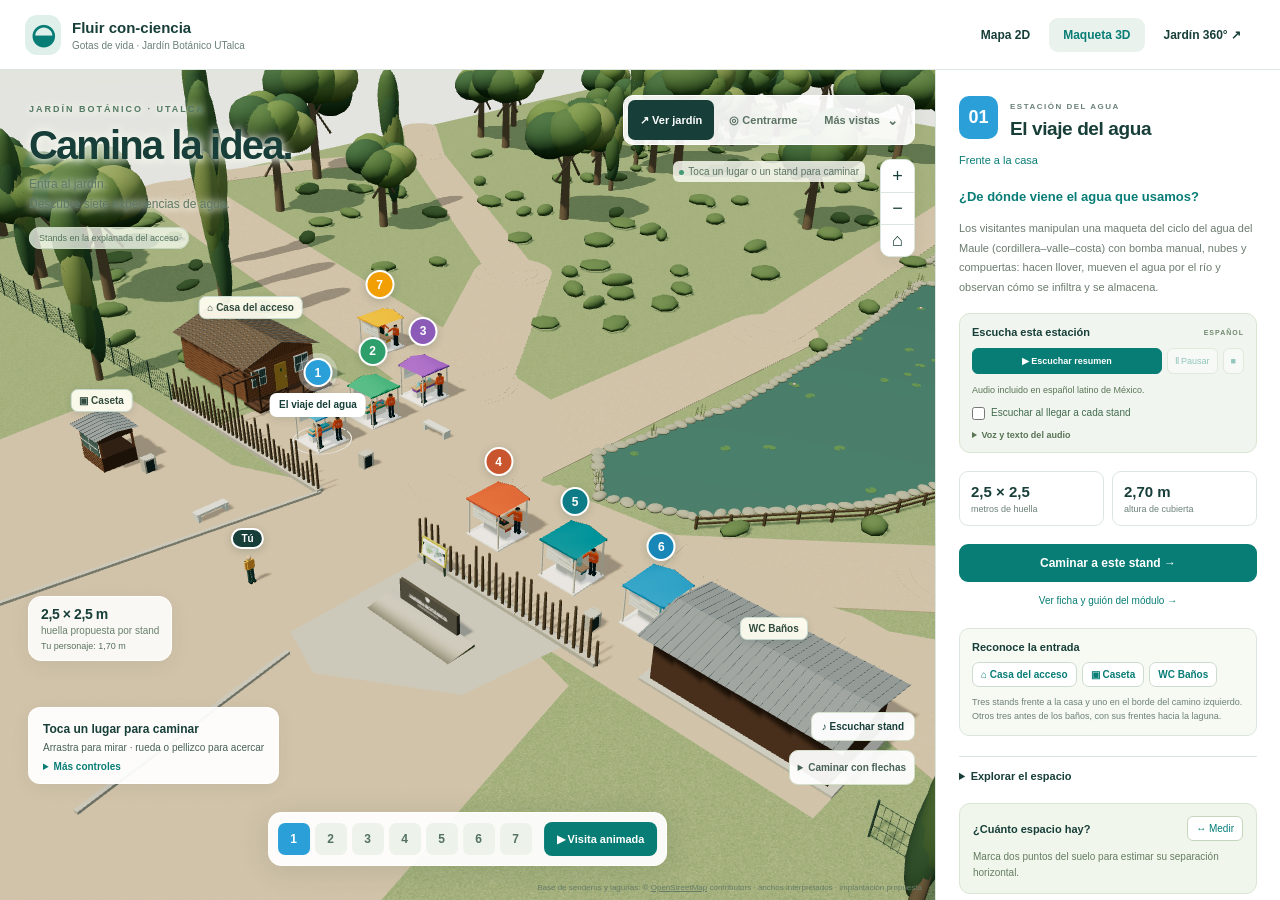
<file: maqueta3d.html>
<!doctype html>
<html lang="es">
<head>
<meta charset="utf-8"><meta name="viewport" content="width=device-width,initial-scale=1">
<title>Fluir con-ciencia · Maqueta 3D del acceso</title>
<meta name="description" content="Explora una propuesta de siete stands de agua en 3D, sobre senderos georreferenciados del Jardín Botánico UTalca.">
<link rel="icon" href="data:image/svg+xml,%3Csvg xmlns='http://www.w3.org/2000/svg' viewBox='0 0 30 30'%3E%3Ccircle cx='15' cy='15' r='14' fill='%23087d76'/%3E%3C/svg%3E">
<link rel="stylesheet" href="assets/maqueta3d.css?v=20261015-11">
<script type="importmap">{"imports":{"three":"./assets/vendor/three/three.module.js","three/addons/":"./assets/vendor/three/"}}</script>
</head>
<body>
<header><a class="brand" href="index.html"><span class="drop">◒</span><span>Fluir con-ciencia<small>Gotas de vida · Jardín Botánico UTalca</small></span></a><nav aria-label="Opciones de visualización"><a href="mapa2d.html">Mapa 2D</a><a href="maqueta3d.html" aria-current="page">Maqueta 3D</a><a href="https://interactive.utalca.cl/pbotanico/Tour_Jbotanico_v2/" target="_blank" rel="noopener">Jardín 360° ↗</a></nav></header>
<main>
 <section class="scene" id="scene" aria-label="Maqueta tridimensional interactiva">
  <div id="canvasHost"></div><div id="placeLabels" aria-label="Lugares del acceso"></div><div id="labels" aria-label="Seleccionar stands en 3D"></div><span id="avatarLabel" class="avatar-label" aria-hidden="true">Tú</span>
  <div class="intro"><span class="eyebrow">JARDÍN BOTÁNICO · UTALCA</span><h1>Camina la idea.</h1><p>Entra al jardín.<br>Descubre siete experiencias de agua.</p><span class="map-tag">Stands en la explanada del acceso</span></div>
  <div class="view-controls" role="group" aria-label="Explorar el jardín"><button id="overview" class="on" aria-pressed="true">↗ Ver jardín</button><button id="centerVisitor" aria-pressed="false" aria-label="Centrar la cámara en mi personaje">◎ Centrarme</button><details class="more-views"><summary><span class="desktop-label">Más vistas</span><span class="mobile-only">Opciones</span></summary><div><button id="entranceView" aria-pressed="false">Stands del acceso</button><button id="exteriorView" aria-pressed="false">⌂ Entrada exterior</button><button id="topView" aria-pressed="false">⊞ Desde arriba</button><details class="mobile-help mobile-only"><summary>Cómo moverme</summary><p>Toca el suelo o un número para caminar. Arrastra con un dedo para mirar. Pellizca con dos dedos para acercar o alejar. «Centrarme» vuelve a tu personaje.</p></details><details class="mobile-site-details mobile-only" id="mobileSiteDetails"><summary>Sobre el jardín y medidas</summary><div id="mobileExtras"></div></details></div></details></div>
  <div class="navigation-help" id="navigationHint"><span>Toca un lugar para caminar</span><span>Arrastra para mirar · rueda o pellizco para acercar</span><details><summary>Más controles</summary><p>Flechas o WASD para caminar. Arrastra con el botón derecho, Mayús o dos dedos para desplazar el mapa. Esc para detenerte.</p></details></div>
  <div class="tools"><button id="zoomIn" aria-label="Acercar">+</button><button id="zoomOut" aria-label="Alejar">−</button><button id="reset" aria-label="Restablecer vista">⌂</button></div>
  <div class="scene-note"><span class="live-dot"></span><span id="sceneStatus" role="status">Elige un lugar o un stand para empezar</span></div>
  <button id="exitMeasure" class="exit-measure" hidden>Terminar medición ×</button>
  <div class="walk-controls" aria-label="Controles del personaje"><div class="walk-actions"><button id="stopWalk" hidden>■ Detener</button><button id="quickAudio" aria-pressed="false">♪ Escuchar stand</button></div><details class="manual-controls"><summary>Caminar con flechas</summary><div class="walk-pad" role="group" aria-label="Mover personaje"><button data-walk="forward" aria-label="Caminar hacia adelante">↑</button><button data-walk="left" aria-label="Caminar hacia la izquierda">←</button><span class="walk-pad-center" aria-hidden="true">♙</span><button data-walk="right" aria-label="Caminar hacia la derecha">→</button><button data-walk="back" aria-label="Caminar hacia atrás">↓</button></div><p>Mantén pulsada una flecha para caminar</p></details></div>
  <div class="metric-key"><strong>2,5 × 2,5 m</strong><span>huella propuesta por stand</span><div class="key-line"></div><small>Tu personaje: 1,70 m</small></div>
  <div class="bottom-bar"><div class="station-rail" id="stationRail" aria-label="Módulos de la propuesta"></div><button class="play" id="tour3d" aria-pressed="false">▶ Visita animada</button></div>
  <div id="loading" class="loading" role="status"><div class="loading-drop">◒</div>Preparando la maqueta…</div>
  <div id="fallback" class="fallback" hidden><h2>No se pudo iniciar la vista 3D</h2><p>Esta vista necesita WebGL y sus archivos locales. Puedes continuar explorando la propuesta en el mapa.</p><a href="mapa2d.html">Abrir el mapa 2D</a><button id="retry">Volver a intentar</button></div>
  <div class="attribution">Base de senderos y lagunas: © <a href="https://www.openstreetmap.org/copyright" target="_blank" rel="noopener">OpenStreetMap</a> contributors · anchos interpretados · implantación propuesta</div>
 </section>
 <button class="module-backdrop" id="moduleBackdrop" aria-label="Cerrar ficha y volver al mapa" hidden></button>
 <aside id="infoPanel" aria-label="Información del stand">
  <div id="moduleDock"><div class="selected-header"><span id="moduleNumber">01</span><div><small>ESTACIÓN DEL AGUA</small><h2 id="moduleTitle">El viaje del agua</h2></div><button id="toggleModule" class="mobile-only" aria-expanded="false" aria-controls="moduleDetails">Leer stand ↑</button></div><div class="mobile-stations mobile-only" id="mobileStations"></div><div class="mobile-actions mobile-only" id="mobileActions"></div></div>
  <div id="moduleDetails">
  <p class="module-location" id="moduleLocation"></p>
  <p class="question" id="moduleQuestion"></p><p id="moduleInteraction" class="interaction"></p>
  <section class="audio-card" aria-label="Audioguía del stand"><div class="audio-heading"><h3>Escucha esta estación</h3><span>ESPAÑOL</span></div><div class="audio-buttons"><button id="audioPlay">▶ Escuchar resumen</button><button id="audioPause" disabled>Ⅱ Pausar</button><button id="audioStop" disabled aria-label="Detener narración">■</button></div><p id="audioStatus" role="status">Preparando las voces disponibles…</p><label class="audio-auto"><input id="autoNarrate" type="checkbox"> Escuchar al llegar a cada stand</label><details><summary>Voz y texto del audio</summary><label for="audioVoice">Voz de la audioguía</label><select id="audioVoice" aria-label="Voz de la audioguía"></select><p class="voice-note">Audio incluido en español latino. Voz chilena si tu dispositivo la ofrece.</p><p id="audioTranscript"></p></details></section>
  <div class="dimensions"><div><strong>2,5 × 2,5</strong><span>metros de huella</span></div><div><strong>2,70 m</strong><span>altura de cubierta</span></div></div>
  <button class="primary" id="approach">Caminar a este stand →</button>
  <a id="moduleSheet" class="text-link" href="mapa2d.html?mod=1">Ver ficha y guión del módulo →</a>
  <section class="place-card" aria-label="Referencias del acceso"><h3>Reconoce la entrada</h3><div id="placeShortcuts"></div><p>Tres stands frente a la casa y uno en el borde del camino izquierdo. Otros tres antes de los baños, con sus frentes hacia la laguna.</p></section>
  <details class="settings"><summary>Explorar el espacio</summary><div class="settings-body"><label><input id="showTrees" type="checkbox" checked> Árboles y vegetación</label><label><input id="showRoutes" type="checkbox" checked> Mostrar los senderos</label><label><input id="autoOrbit" type="checkbox"> Girar la maqueta lentamente</label></div></details>
  <section class="measure-card"><div><h3>¿Cuánto espacio hay?</h3><button id="measure" aria-pressed="false">↔ Medir</button></div><p id="measureResult" role="status">Marca dos puntos del suelo para estimar su separación horizontal.</p><button id="clearMeasure" hidden>Limpiar medición</button></section>
  <details class="sources"><summary>Qué está a escala y de dónde viene</summary><p>Los senderos y las lagunas usan coordenadas de OpenStreetMap. Las posiciones de los stands son una propuesta; su huella de 2,5 × 2,5 m y la persona de 1,70 m son dimensiones de diseño.</p><p>La casa, la caseta, los baños, el letrero, los postes de madera, el cerco verde, las bancas y el ambiente vegetal se interpretan a partir del tour 360° y fotografías del jardín. Sus dimensiones y posiciones son aproximadas.</p><a href="https://interactive.utalca.cl/pbotanico/Tour_Jbotanico_v2/" target="_blank" rel="noopener">Comparar con el jardín real · tour 360° ↗</a><a href="https://www.vinculacion.utalca.cl/assets/jb/mapadigital/mapa_digital_jardin_botanico_y_aboretum.pdf" target="_blank" rel="noopener">Ver plano oficial del jardín ↗</a><p>Referencias cartográficas completas: senderos de aproximadamente 266, 373 y 148 m. No representan la longitud del circuito de stands.</p><a href="MEDIDAS_Y_FUENTES.md" target="_blank" rel="noopener">Ver mediciones, método y fuentes ↗</a><a href="https://www.utalca.cl/vinculacion/jardin-botanico-y-arboretum/" target="_blank" rel="noopener">UTalca: 13 ha publicadas ↗</a></details>
  <p class="caption">Equipo Espacio DTC+ · dos monitores por stand.<br>Entorno interpretado del jardín real.<br>Caminos y explanada de tierra interpretados de referencias.<br>Las ubicaciones y circulaciones se validan en terreno.</p>
  </div>
 </aside>
</main>
<script src="assets/map-data.js?v=20261015-7"></script>
<script type="module">
try { await import('./assets/maqueta3d.js?v=20261015-11'); }
catch(error) { console.error(error); document.getElementById('loading').hidden=true;document.getElementById('fallback').hidden=false; }
document.getElementById('retry').onclick=()=>location.reload();
</script>
</body></html>
</file>
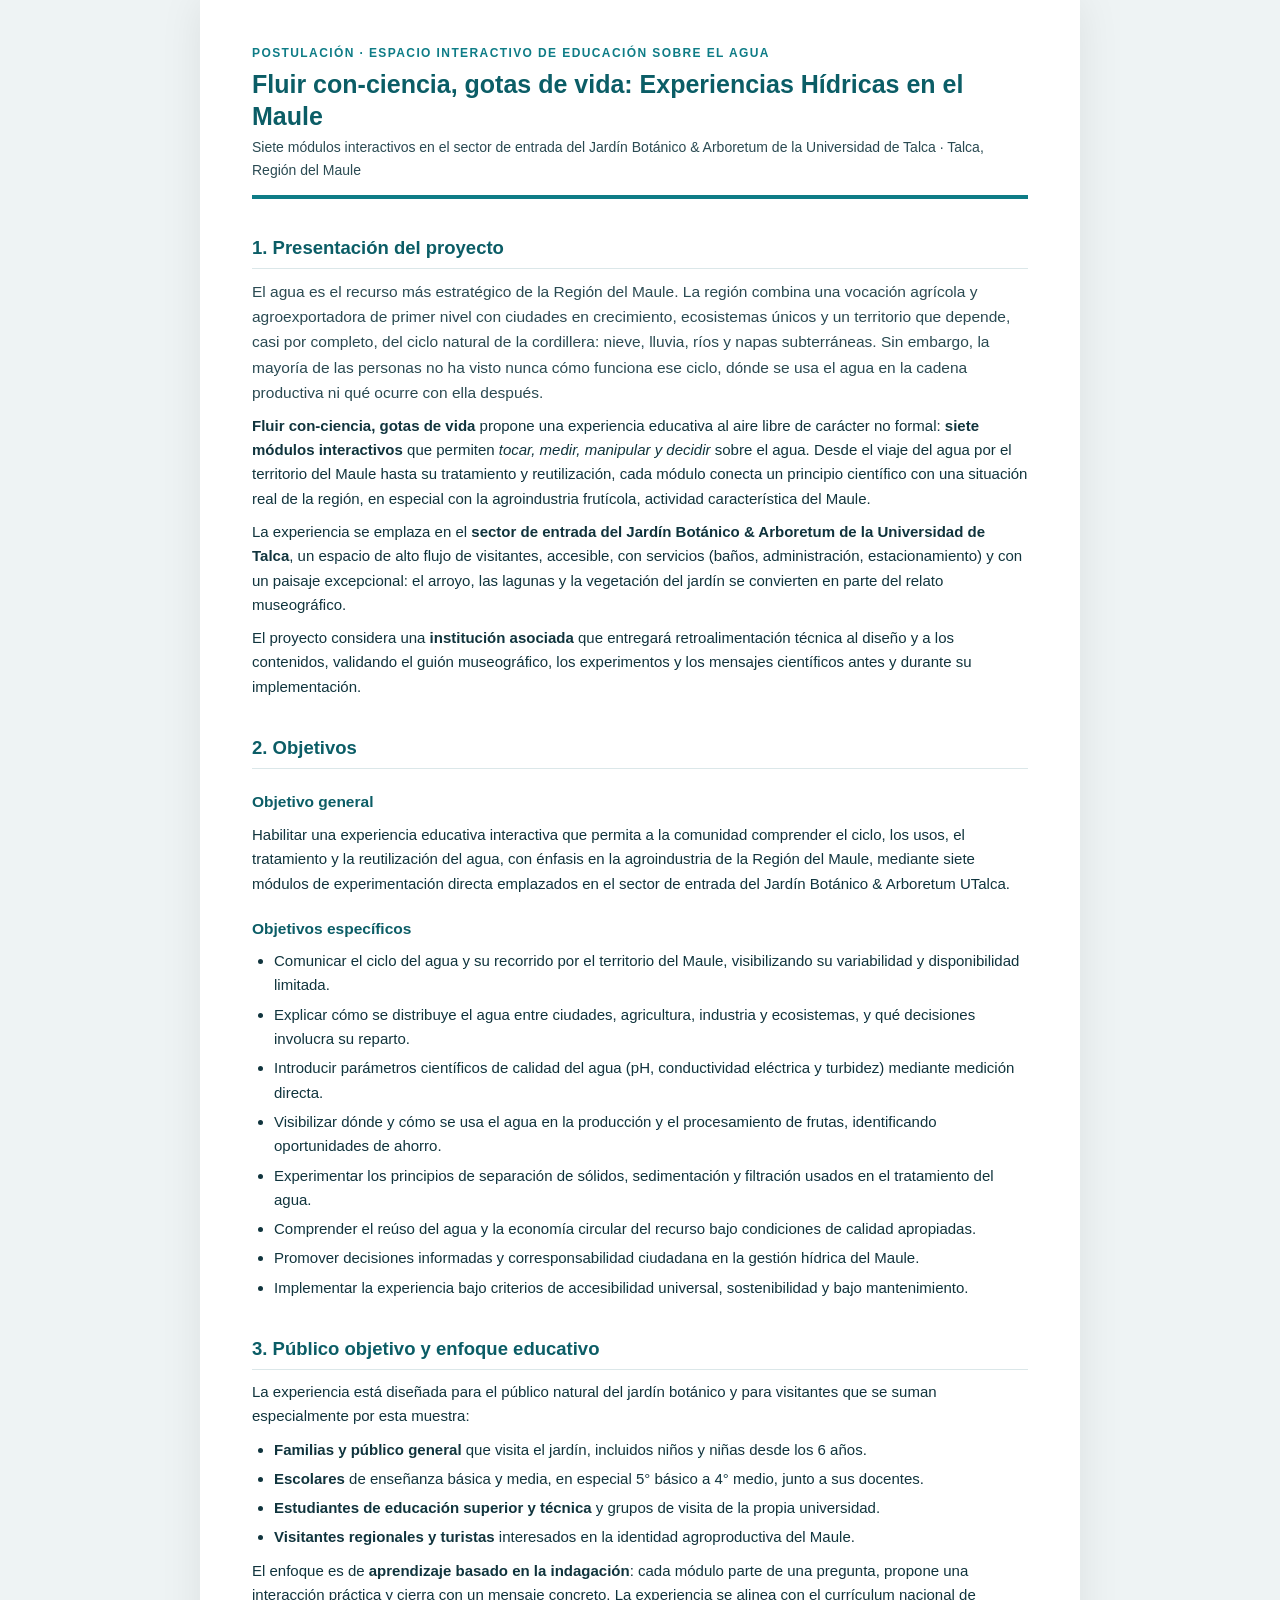
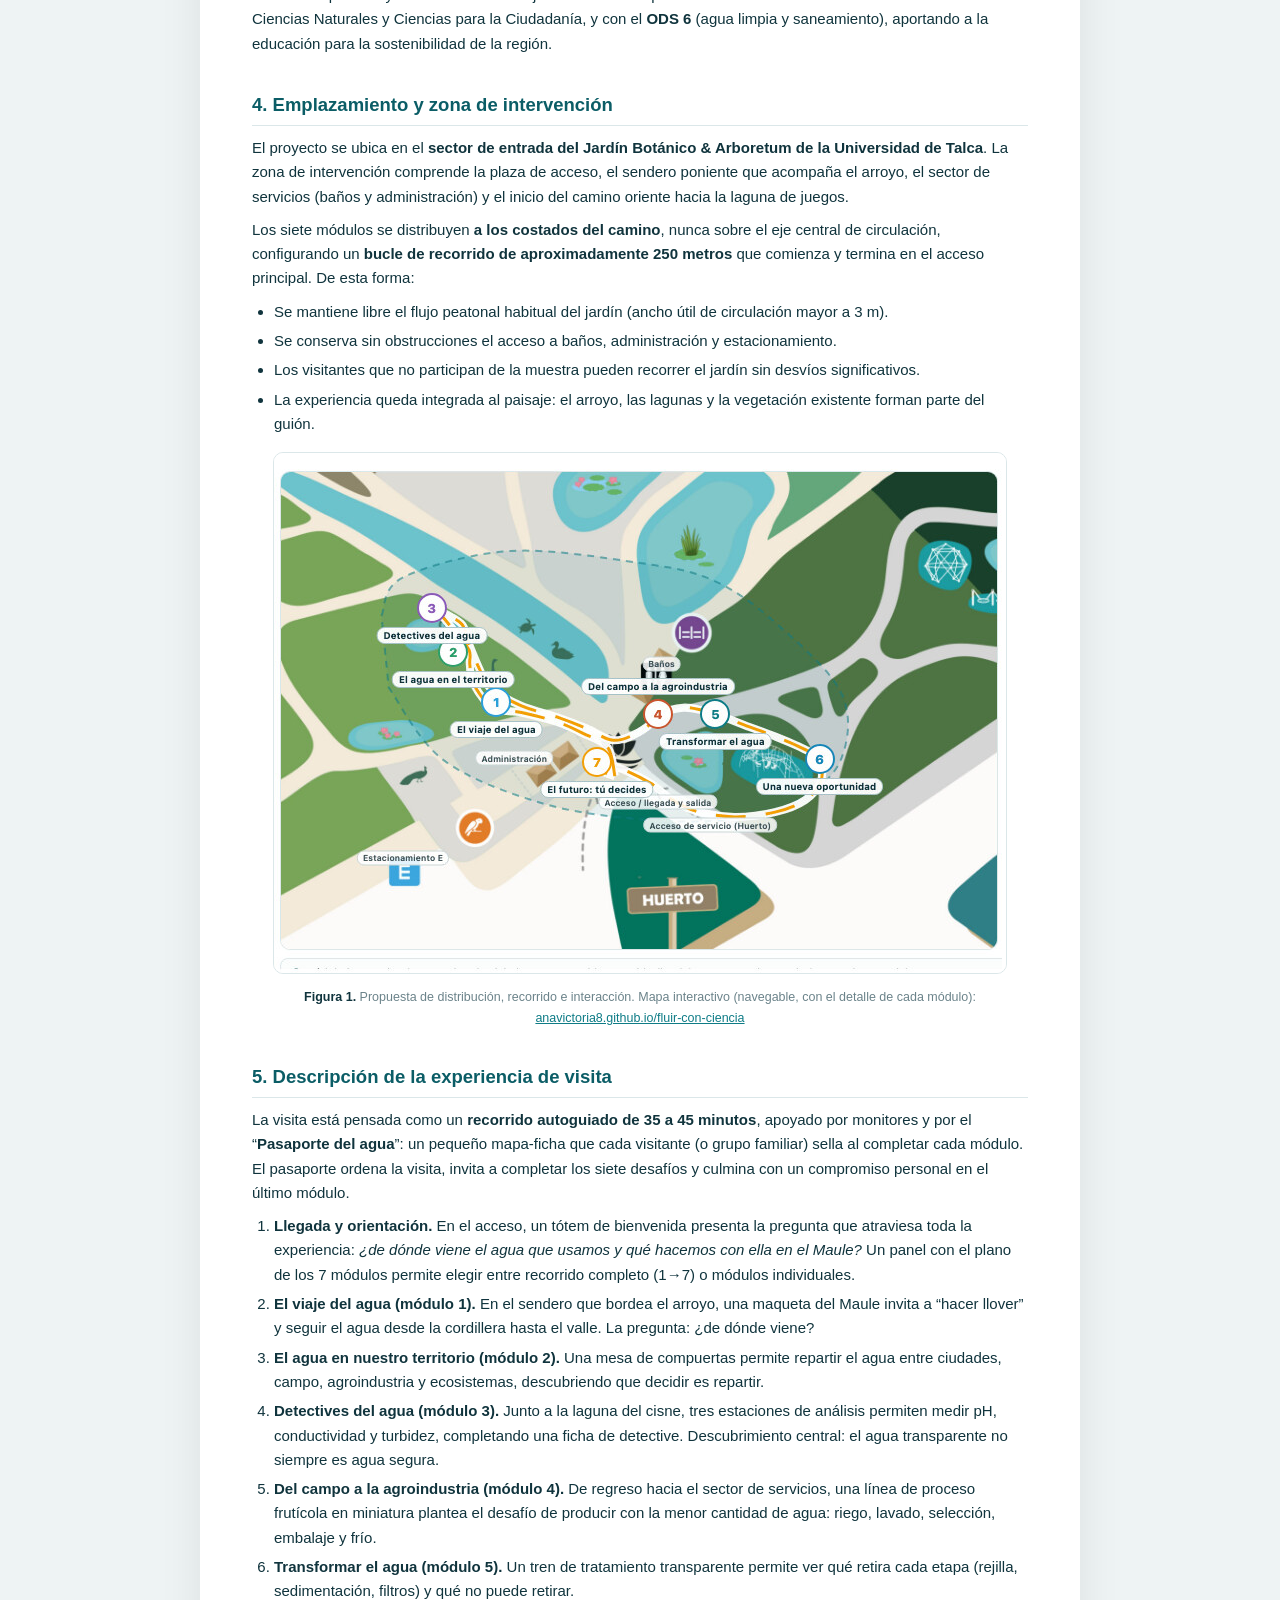
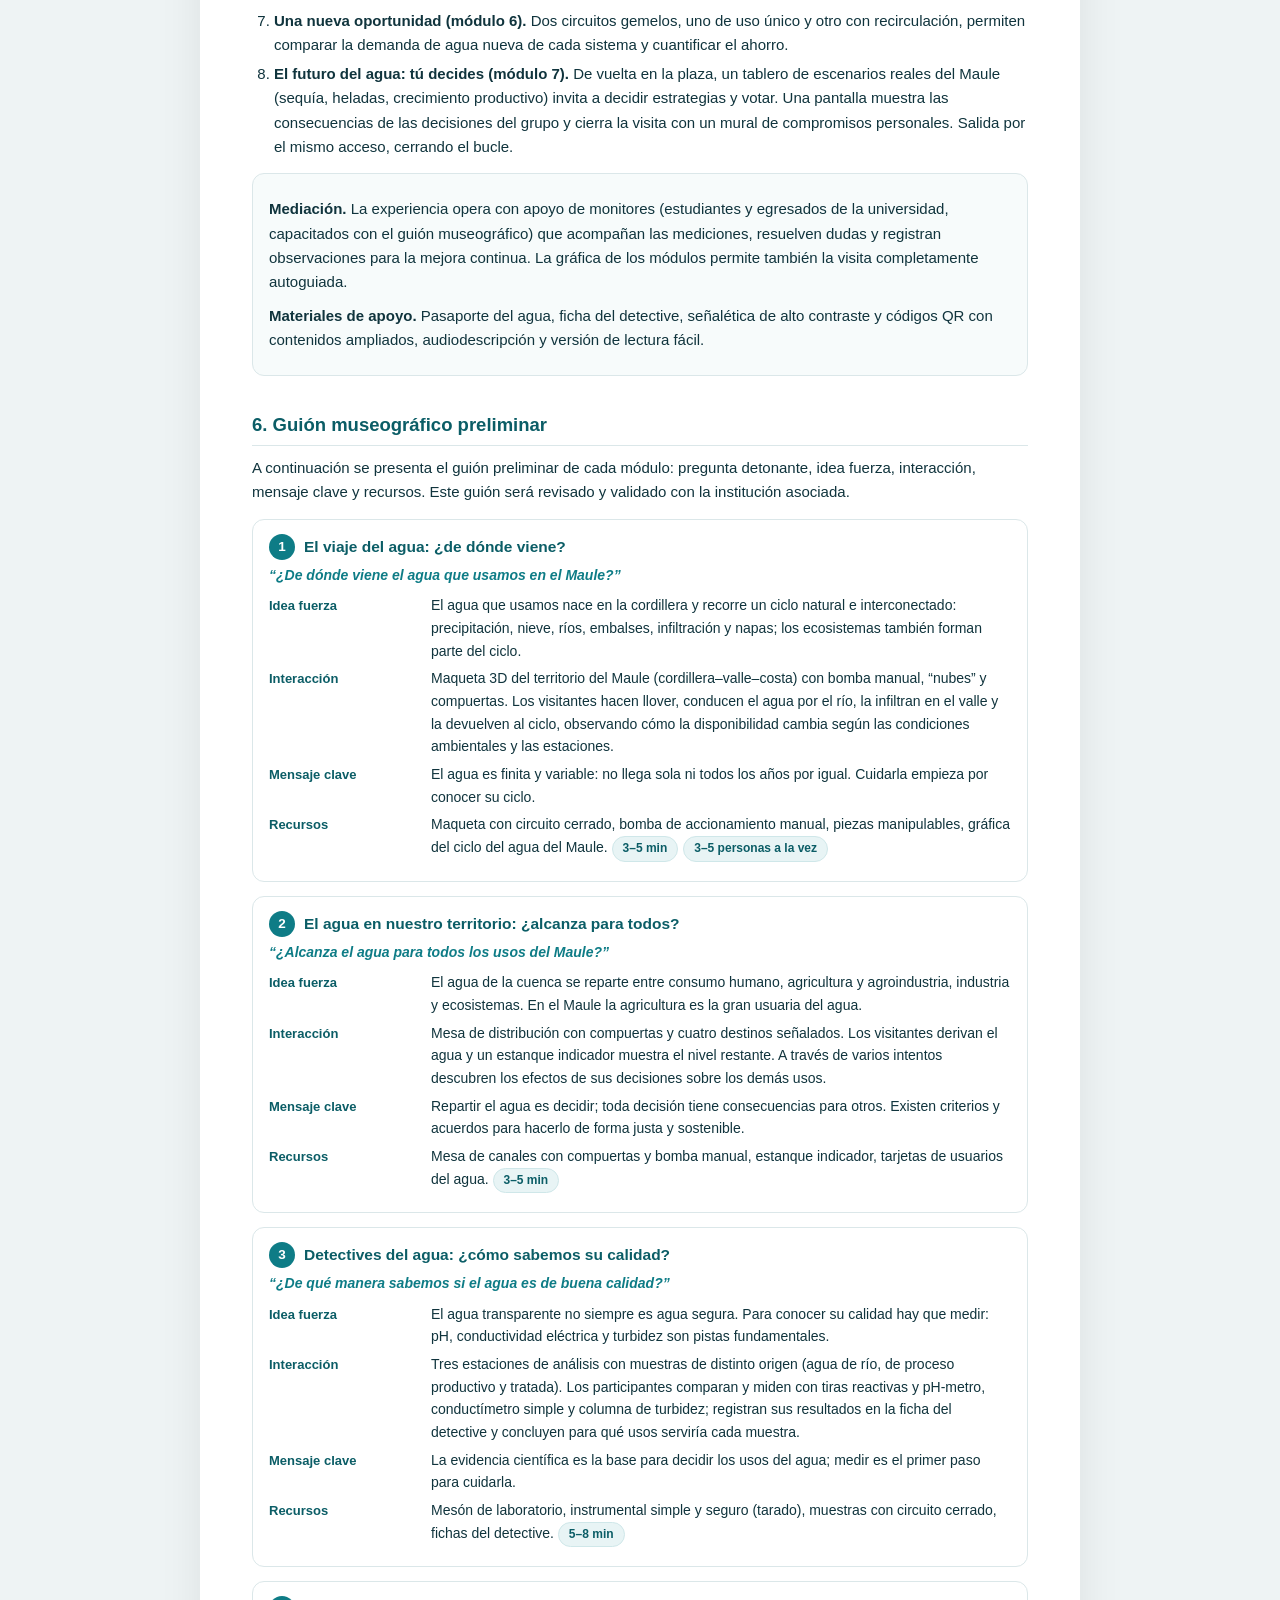
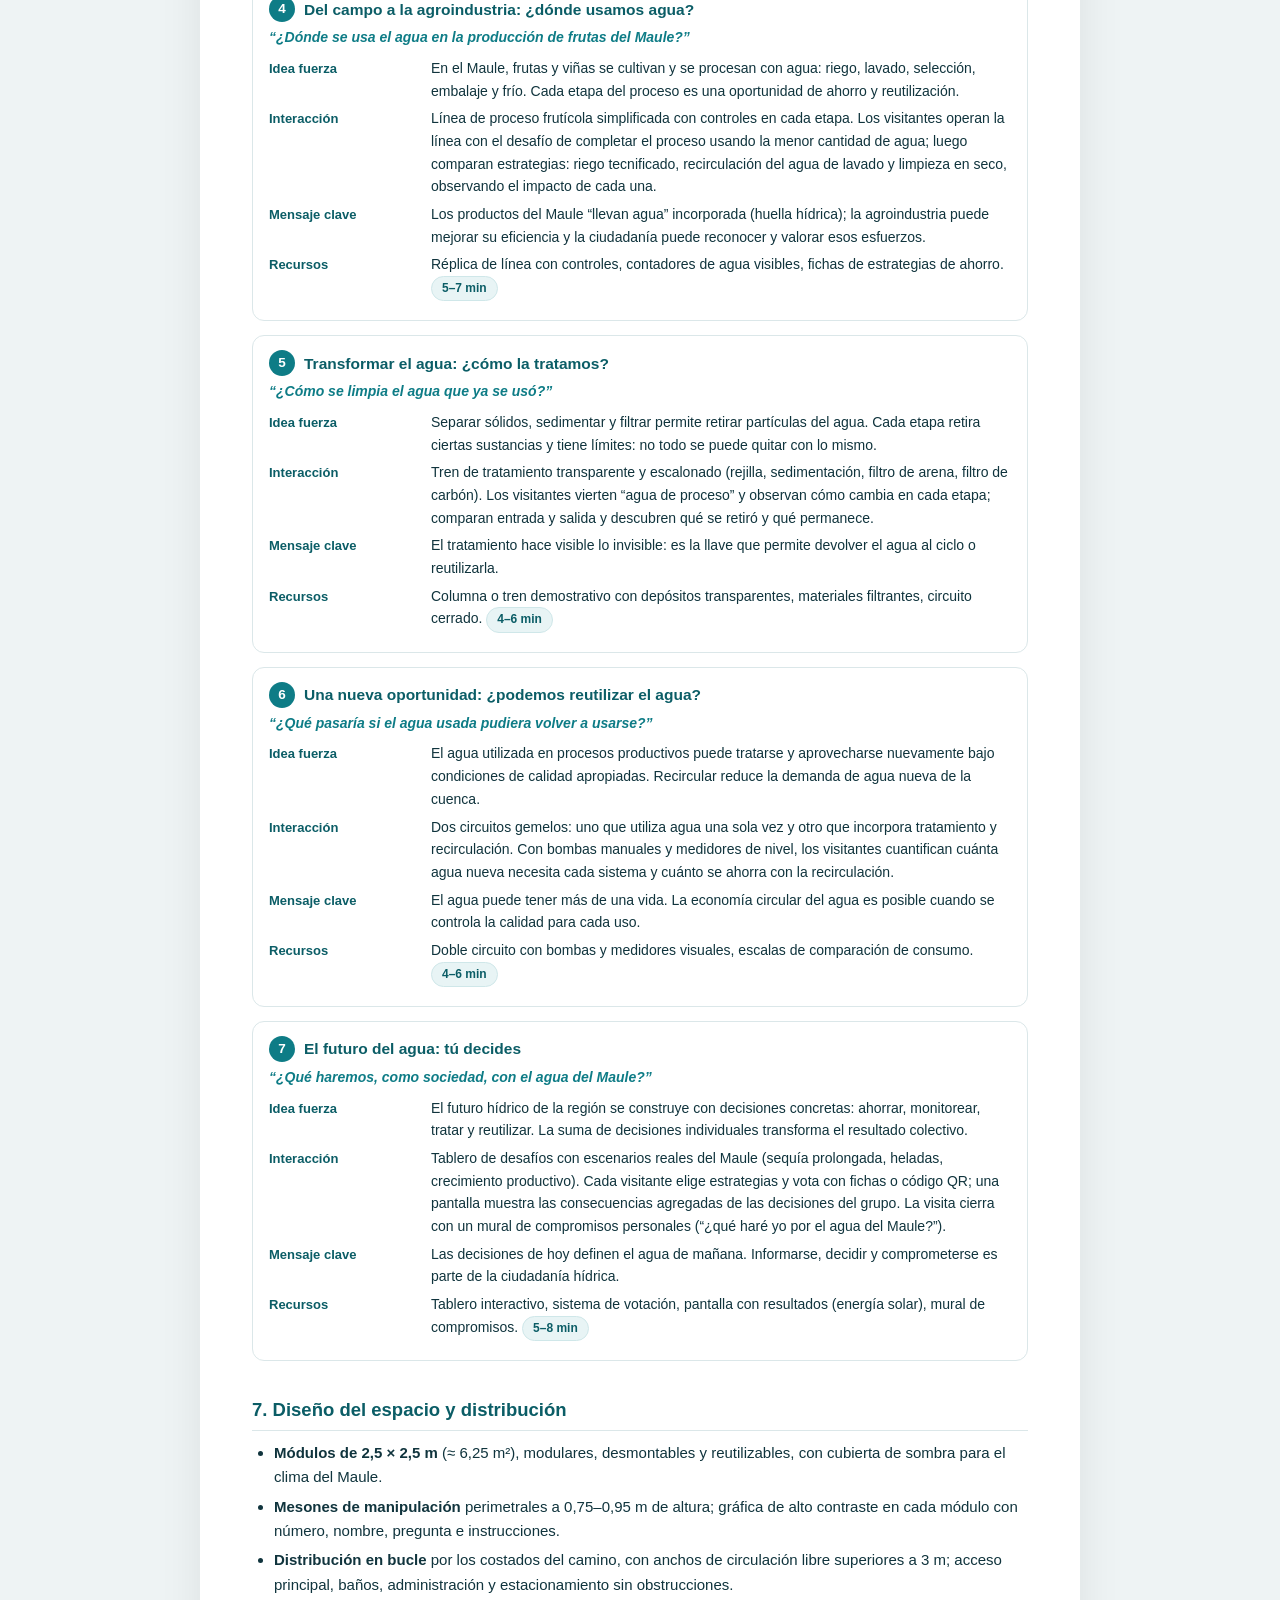
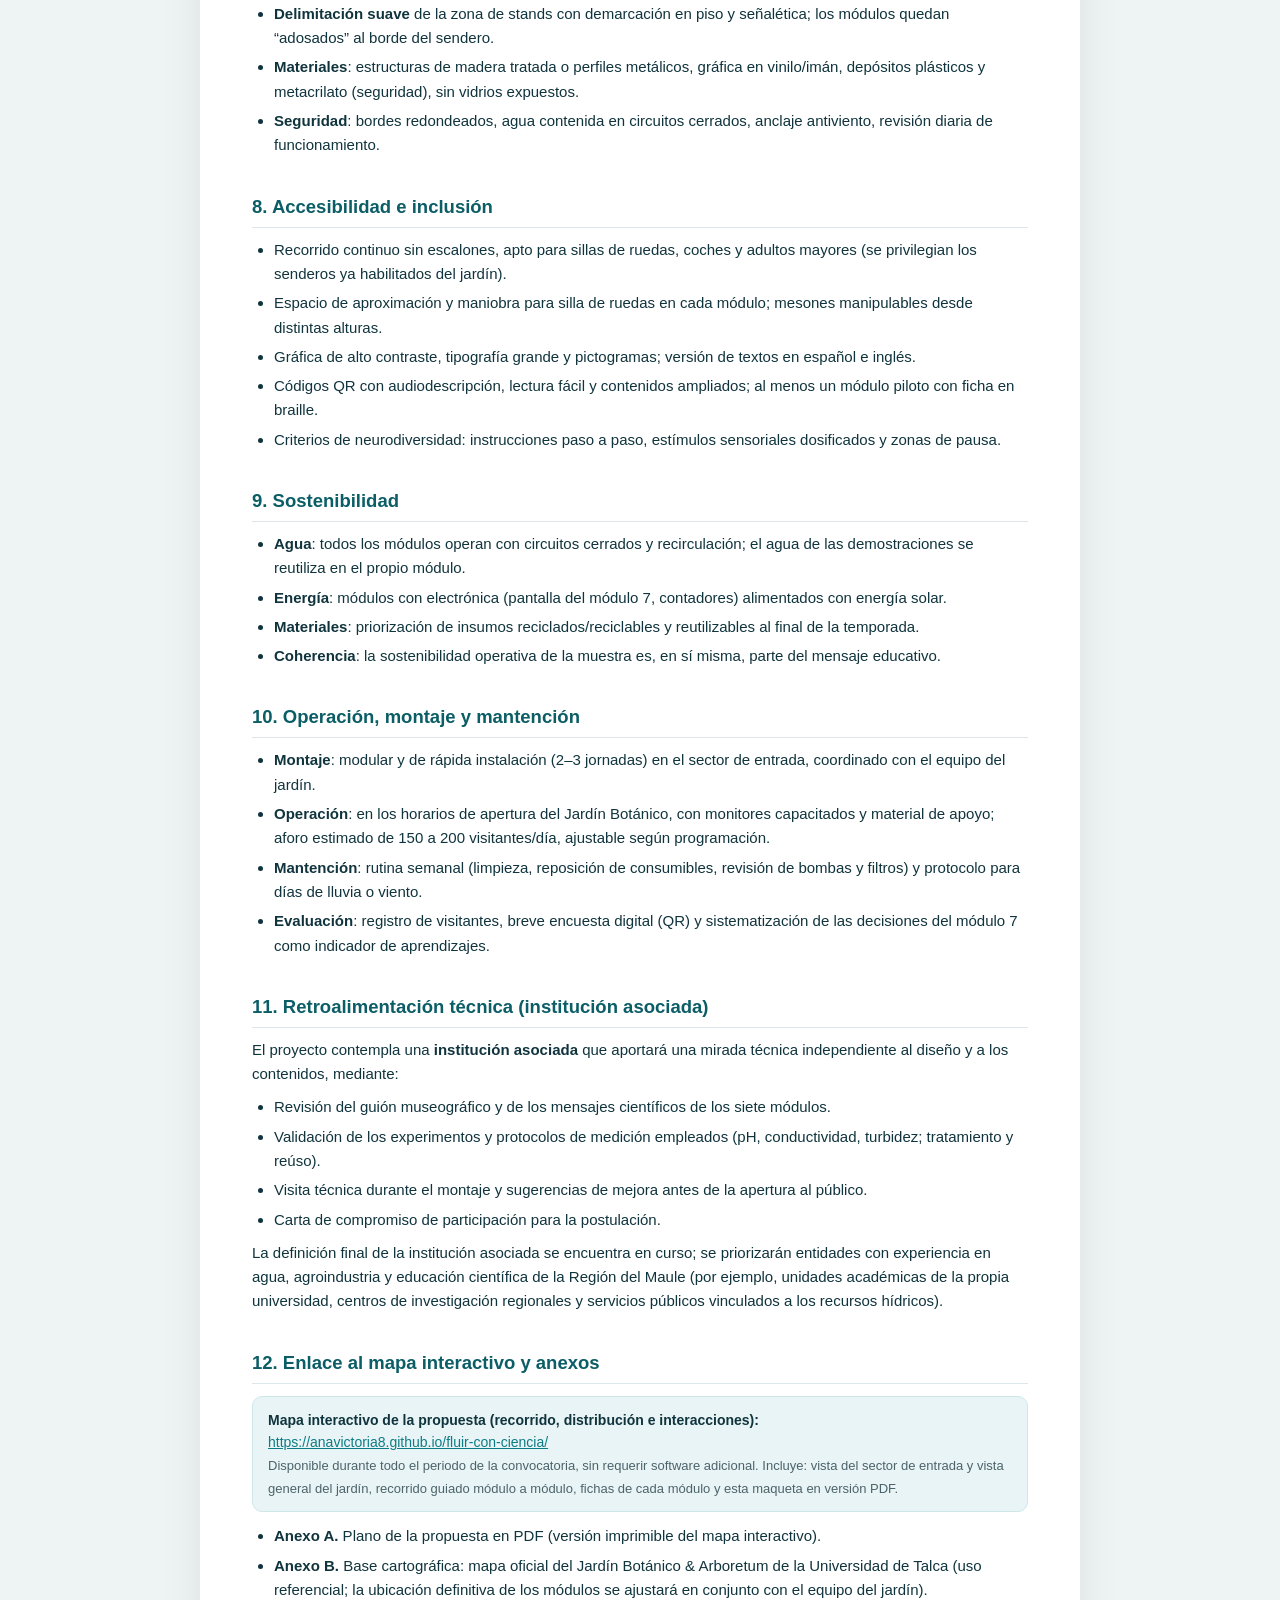
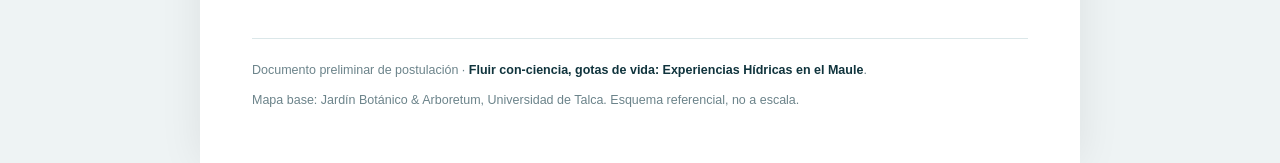
<file: documento/documento_postulacion.html>
<!DOCTYPE html>
<html lang="es">
<head>
<meta charset="utf-8">
<meta name="viewport" content="width=device-width, initial-scale=1">
<title>Documento de postulación · Fluir con-ciencia, gotas de vida: Experiencias Hídricas en el Maule (Jardín Botánico UTalca)</title>
<style>
:root{
  --teal:#0e7c86; --teal-d:#0b5d66; --ink:#10343d; --ink-2:#2a4a52;
  --aqua:#e8f4f5; --accent:#f29f05; --line:#dbe7e9;
}
*{box-sizing:border-box}
body{
  margin:0;background:#eef3f4;color:var(--ink);
  font-family:-apple-system,BlinkMacSystemFont,"Segoe UI",Roboto,"Helvetica Neue",Arial,sans-serif;
  font-size:15px;line-height:1.62;
}
.page{max-width:880px;margin:0 auto;background:#fff;padding:44px 52px;box-shadow:0 0 40px rgba(0,0,0,.08)}
header.doc{border-bottom:4px solid var(--teal);padding-bottom:14px;margin-bottom:22px}
header.doc .kicker{font-size:12px;font-weight:700;letter-spacing:1.4px;text-transform:uppercase;color:var(--teal)}
header.doc h1{margin:6px 0 4px;font-size:25px;line-height:1.25;color:var(--teal-d)}
header.doc p.sub{margin:0;color:var(--ink-2);font-size:14px}
h2{font-size:18.5px;color:var(--teal-d);margin:34px 0 10px;padding-bottom:5px;border-bottom:1px solid var(--line)}
h3{font-size:15.5px;color:var(--teal-d);margin:20px 0 6px}
p{margin:9px 0}
ul,ol{margin:8px 0;padding-left:22px}
li{margin:5px 0}
b,strong{color:var(--ink)}
.lead{font-size:15.5px;color:var(--ink-2)}
blockquote{margin:12px 0;padding:10px 16px;background:var(--aqua);border-left:4px solid var(--teal);border-radius:0 10px 10px 0;color:var(--ink-2);font-style:italic}
figure{margin:16px 0;text-align:center}
figure img{max-width:100%;border:1px solid var(--line);border-radius:10px}
figcaption{font-size:12.5px;color:#6b838a;margin-top:6px}
.tbl{width:100%;border-collapse:collapse;margin:12px 0;font-size:13.5px}
.tbl th{background:var(--teal-d);color:#fff;text-align:left;padding:8px 10px;font-size:12.5px}
.tbl td{border:1px solid var(--line);padding:8px 10px;vertical-align:top}
.tbl tr:nth-child(even) td{background:#f7fbfb}
.mod{border:1px solid var(--line);border-radius:12px;padding:14px 16px;margin:14px 0;break-inside:avoid;background:#fff}
.mod h3{margin:0 0 4px;font-size:15.5px;display:flex;align-items:center;gap:9px}
.mod h3 .n{width:26px;height:26px;border-radius:50%;background:var(--teal);color:#fff;display:inline-grid;place-items:center;font-size:13.5px;flex:0 0 auto}
.mod .q{font-style:italic;color:var(--teal);font-weight:700;margin:2px 0 8px}
.mod p{margin:6px 0;font-size:14px}
.mod .row{display:grid;grid-template-columns:150px 1fr;gap:4px 12px;font-size:14px;margin:5px 0}
.mod .row .lbl{font-weight:700;color:var(--teal-d);font-size:13px;padding-top:1px}
.box{background:#f7fbfb;border:1px solid var(--line);border-radius:12px;padding:14px 16px;margin:14px 0}
.link{background:var(--aqua);border:1px solid #cfe7e9;border-radius:10px;padding:12px 15px;margin:12px 0;font-size:14px}
footer.doc{margin-top:36px;border-top:1px solid var(--line);padding-top:12px;font-size:12.5px;color:#6b838a}
.tag{display:inline-block;background:var(--aqua);color:var(--teal-d);border:1px solid #cfe7e9;border-radius:999px;padding:2px 10px;font-size:12px;font-weight:600;margin-right:5px}
a{color:var(--teal)}
@media print{
  body{background:#fff;font-size:11.5pt}
  .page{box-shadow:none;max-width:none;padding:0}
  @page{size:A4 portrait;margin:16mm 15mm}
  h2{break-after:avoid}
  .mod,.box,figure,blockquote{break-inside:avoid}
}
</style>
</head>
<body>
<div class="page">

<header class="doc">
  <div class="kicker">Postulación · Espacio interactivo de educación sobre el agua</div>
  <h1>Fluir con-ciencia, gotas de vida: Experiencias Hídricas en el Maule</h1>
  <p class="sub">Siete módulos interactivos en el sector de entrada del Jardín Botánico &amp; Arboretum de la Universidad de Talca · Talca, Región del Maule</p>
</header>

<h2>1. Presentación del proyecto</h2>
<p class="lead">El agua es el recurso más estratégico de la Región del Maule. La región combina una vocación agrícola y agroexportadora de primer nivel con ciudades en crecimiento, ecosistemas únicos y un territorio que depende, casi por completo, del ciclo natural de la cordillera: nieve, lluvia, ríos y napas subterráneas. Sin embargo, la mayoría de las personas no ha visto nunca cómo funciona ese ciclo, dónde se usa el agua en la cadena productiva ni qué ocurre con ella después.</p>
<p><b>Fluir con-ciencia, gotas de vida</b> propone una experiencia educativa al aire libre de carácter no formal: <b>siete módulos interactivos</b> que permiten <i>tocar, medir, manipular y decidir</i> sobre el agua. Desde el viaje del agua por el territorio del Maule hasta su tratamiento y reutilización, cada módulo conecta un principio científico con una situación real de la región, en especial con la agroindustria frutícola, actividad característica del Maule.</p>
<p>La experiencia se emplaza en el <b>sector de entrada del Jardín Botánico &amp; Arboretum de la Universidad de Talca</b>, un espacio de alto flujo de visitantes, accesible, con servicios (baños, administración, estacionamiento) y con un paisaje excepcional: el arroyo, las lagunas y la vegetación del jardín se convierten en parte del relato museográfico.</p>
<p>El proyecto considera una <b>institución asociada</b> que entregará retroalimentación técnica al diseño y a los contenidos, validando el guión museográfico, los experimentos y los mensajes científicos antes y durante su implementación.</p>

<h2>2. Objetivos</h2>
<h3>Objetivo general</h3>
<p>Habilitar una experiencia educativa interactiva que permita a la comunidad comprender el ciclo, los usos, el tratamiento y la reutilización del agua, con énfasis en la agroindustria de la Región del Maule, mediante siete módulos de experimentación directa emplazados en el sector de entrada del Jardín Botánico &amp; Arboretum UTalca.</p>
<h3>Objetivos específicos</h3>
<ul>
  <li>Comunicar el ciclo del agua y su recorrido por el territorio del Maule, visibilizando su variabilidad y disponibilidad limitada.</li>
  <li>Explicar cómo se distribuye el agua entre ciudades, agricultura, industria y ecosistemas, y qué decisiones involucra su reparto.</li>
  <li>Introducir parámetros científicos de calidad del agua (pH, conductividad eléctrica y turbidez) mediante medición directa.</li>
  <li>Visibilizar dónde y cómo se usa el agua en la producción y el procesamiento de frutas, identificando oportunidades de ahorro.</li>
  <li>Experimentar los principios de separación de sólidos, sedimentación y filtración usados en el tratamiento del agua.</li>
  <li>Comprender el reúso del agua y la economía circular del recurso bajo condiciones de calidad apropiadas.</li>
  <li>Promover decisiones informadas y corresponsabilidad ciudadana en la gestión hídrica del Maule.</li>
  <li>Implementar la experiencia bajo criterios de accesibilidad universal, sostenibilidad y bajo mantenimiento.</li>
</ul>

<h2>3. Público objetivo y enfoque educativo</h2>
<p>La experiencia está diseñada para el público natural del jardín botánico y para visitantes que se suman especialmente por esta muestra:</p>
<ul>
  <li><b>Familias y público general</b> que visita el jardín, incluidos niños y niñas desde los 6 años.</li>
  <li><b>Escolares</b> de enseñanza básica y media, en especial 5° básico a 4° medio, junto a sus docentes.</li>
  <li><b>Estudiantes de educación superior y técnica</b> y grupos de visita de la propia universidad.</li>
  <li><b>Visitantes regionales y turistas</b> interesados en la identidad agroproductiva del Maule.</li>
</ul>
<p>El enfoque es de <b>aprendizaje basado en la indagación</b>: cada módulo parte de una pregunta, propone una interacción práctica y cierra con un mensaje concreto. La experiencia se alinea con el currículum nacional de Ciencias Naturales y Ciencias para la Ciudadanía, y con el <b>ODS 6</b> (agua limpia y saneamiento), aportando a la educación para la sostenibilidad de la región.</p>

<h2>4. Emplazamiento y zona de intervención</h2>
<p>El proyecto se ubica en el <b>sector de entrada del Jardín Botánico &amp; Arboretum de la Universidad de Talca</b>. La zona de intervención comprende la plaza de acceso, el sendero poniente que acompaña el arroyo, el sector de servicios (baños y administración) y el inicio del camino oriente hacia la laguna de juegos.</p>
<p>Los siete módulos se distribuyen <b>a los costados del camino</b>, nunca sobre el eje central de circulación, configurando un <b>bucle de recorrido de aproximadamente 250 metros</b> que comienza y termina en el acceso principal. De esta forma:</p>
<ul>
  <li>Se mantiene libre el flujo peatonal habitual del jardín (ancho útil de circulación mayor a 3 m).</li>
  <li>Se conserva sin obstrucciones el acceso a baños, administración y estacionamiento.</li>
  <li>Los visitantes que no participan de la muestra pueden recorrer el jardín sin desvíos significativos.</li>
  <li>La experiencia queda integrada al paisaje: el arroyo, las lagunas y la vegetación existente forman parte del guión.</li>
</ul>

<figure>
  <img src="../assets/figura_plano.jpg" alt="Plano del sector de entrada del Jardín Botánico y Arboretum UTalca con los siete módulos interactivos, el recorrido en bucle y la zona de stands">
  <figcaption><b>Figura 1.</b> Propuesta de distribución, recorrido e interacción. Mapa interactivo (navegable, con el detalle de cada módulo): <a href="https://anavictoria8.github.io/fluir-con-ciencia/">anavictoria8.github.io/fluir-con-ciencia</a></figcaption>
</figure>

<h2>5. Descripción de la experiencia de visita</h2>
<p>La visita está pensada como un <b>recorrido autoguiado de 35 a 45 minutos</b>, apoyado por monitores y por el “<b>Pasaporte del agua</b>”: un pequeño mapa-ficha que cada visitante (o grupo familiar) sella al completar cada módulo. El pasaporte ordena la visita, invita a completar los siete desafíos y culmina con un compromiso personal en el último módulo.</p>
<ol>
  <li><b>Llegada y orientación.</b> En el acceso, un tótem de bienvenida presenta la pregunta que atraviesa toda la experiencia: <i>¿de dónde viene el agua que usamos y qué hacemos con ella en el Maule?</i> Un panel con el plano de los 7 módulos permite elegir entre recorrido completo (1→7) o módulos individuales.</li>
  <li><b>El viaje del agua (módulo 1).</b> En el sendero que bordea el arroyo, una maqueta del Maule invita a “hacer llover” y seguir el agua desde la cordillera hasta el valle. La pregunta: ¿de dónde viene?</li>
  <li><b>El agua en nuestro territorio (módulo 2).</b> Una mesa de compuertas permite repartir el agua entre ciudades, campo, agroindustria y ecosistemas, descubriendo que decidir es repartir.</li>
  <li><b>Detectives del agua (módulo 3).</b> Junto a la laguna del cisne, tres estaciones de análisis permiten medir pH, conductividad y turbidez, completando una ficha de detective. Descubrimiento central: el agua transparente no siempre es agua segura.</li>
  <li><b>Del campo a la agroindustria (módulo 4).</b> De regreso hacia el sector de servicios, una línea de proceso frutícola en miniatura plantea el desafío de producir con la menor cantidad de agua: riego, lavado, selección, embalaje y frío.</li>
  <li><b>Transformar el agua (módulo 5).</b> Un tren de tratamiento transparente permite ver qué retira cada etapa (rejilla, sedimentación, filtros) y qué no puede retirar.</li>
  <li><b>Una nueva oportunidad (módulo 6).</b> Dos circuitos gemelos, uno de uso único y otro con recirculación, permiten comparar la demanda de agua nueva de cada sistema y cuantificar el ahorro.</li>
  <li><b>El futuro del agua: tú decides (módulo 7).</b> De vuelta en la plaza, un tablero de escenarios reales del Maule (sequía, heladas, crecimiento productivo) invita a decidir estrategias y votar. Una pantalla muestra las consecuencias de las decisiones del grupo y cierra la visita con un mural de compromisos personales. Salida por el mismo acceso, cerrando el bucle.</li>
</ol>
<div class="box">
  <p><b>Mediación.</b> La experiencia opera con apoyo de monitores (estudiantes y egresados de la universidad, capacitados con el guión museográfico) que acompañan las mediciones, resuelven dudas y registran observaciones para la mejora continua. La gráfica de los módulos permite también la visita completamente autoguiada.</p>
  <p><b>Materiales de apoyo.</b> Pasaporte del agua, ficha del detective, señalética de alto contraste y códigos QR con contenidos ampliados, audiodescripción y versión de lectura fácil.</p>
</div>

<h2>6. Guión museográfico preliminar</h2>
<p>A continuación se presenta el guión preliminar de cada módulo: pregunta detonante, idea fuerza, interacción, mensaje clave y recursos. Este guión será revisado y validado con la institución asociada.</p>

<div class="mod">
  <h3><span class="n">1</span> El viaje del agua: ¿de dónde viene?</h3>
  <p class="q">“¿De dónde viene el agua que usamos en el Maule?”</p>
  <div class="row"><span class="lbl">Idea fuerza</span><span>El agua que usamos nace en la cordillera y recorre un ciclo natural e interconectado: precipitación, nieve, ríos, embalses, infiltración y napas; los ecosistemas también forman parte del ciclo.</span></div>
  <div class="row"><span class="lbl">Interacción</span><span>Maqueta 3D del territorio del Maule (cordillera–valle–costa) con bomba manual, “nubes” y compuertas. Los visitantes hacen llover, conducen el agua por el río, la infiltran en el valle y la devuelven al ciclo, observando cómo la disponibilidad cambia según las condiciones ambientales y las estaciones.</span></div>
  <div class="row"><span class="lbl">Mensaje clave</span><span>El agua es finita y variable: no llega sola ni todos los años por igual. Cuidarla empieza por conocer su ciclo.</span></div>
  <div class="row"><span class="lbl">Recursos</span><span>Maqueta con circuito cerrado, bomba de accionamiento manual, piezas manipulables, gráfica del ciclo del agua del Maule. <span class="tag">3–5 min</span><span class="tag">3–5 personas a la vez</span></span></div>
</div>

<div class="mod">
  <h3><span class="n">2</span> El agua en nuestro territorio: ¿alcanza para todos?</h3>
  <p class="q">“¿Alcanza el agua para todos los usos del Maule?”</p>
  <div class="row"><span class="lbl">Idea fuerza</span><span>El agua de la cuenca se reparte entre consumo humano, agricultura y agroindustria, industria y ecosistemas. En el Maule la agricultura es la gran usuaria del agua.</span></div>
  <div class="row"><span class="lbl">Interacción</span><span>Mesa de distribución con compuertas y cuatro destinos señalados. Los visitantes derivan el agua y un estanque indicador muestra el nivel restante. A través de varios intentos descubren los efectos de sus decisiones sobre los demás usos.</span></div>
  <div class="row"><span class="lbl">Mensaje clave</span><span>Repartir el agua es decidir; toda decisión tiene consecuencias para otros. Existen criterios y acuerdos para hacerlo de forma justa y sostenible.</span></div>
  <div class="row"><span class="lbl">Recursos</span><span>Mesa de canales con compuertas y bomba manual, estanque indicador, tarjetas de usuarios del agua. <span class="tag">3–5 min</span></span></div>
</div>

<div class="mod">
  <h3><span class="n">3</span> Detectives del agua: ¿cómo sabemos su calidad?</h3>
  <p class="q">“¿De qué manera sabemos si el agua es de buena calidad?”</p>
  <div class="row"><span class="lbl">Idea fuerza</span><span>El agua transparente no siempre es agua segura. Para conocer su calidad hay que medir: pH, conductividad eléctrica y turbidez son pistas fundamentales.</span></div>
  <div class="row"><span class="lbl">Interacción</span><span>Tres estaciones de análisis con muestras de distinto origen (agua de río, de proceso productivo y tratada). Los participantes comparan y miden con tiras reactivas y pH-metro, conductímetro simple y columna de turbidez; registran sus resultados en la ficha del detective y concluyen para qué usos serviría cada muestra.</span></div>
  <div class="row"><span class="lbl">Mensaje clave</span><span>La evidencia científica es la base para decidir los usos del agua; medir es el primer paso para cuidarla.</span></div>
  <div class="row"><span class="lbl">Recursos</span><span>Mesón de laboratorio, instrumental simple y seguro (tarado), muestras con circuito cerrado, fichas del detective. <span class="tag">5–8 min</span></span></div>
</div>

<div class="mod">
  <h3><span class="n">4</span> Del campo a la agroindustria: ¿dónde usamos agua?</h3>
  <p class="q">“¿Dónde se usa el agua en la producción de frutas del Maule?”</p>
  <div class="row"><span class="lbl">Idea fuerza</span><span>En el Maule, frutas y viñas se cultivan y se procesan con agua: riego, lavado, selección, embalaje y frío. Cada etapa del proceso es una oportunidad de ahorro y reutilización.</span></div>
  <div class="row"><span class="lbl">Interacción</span><span>Línea de proceso frutícola simplificada con controles en cada etapa. Los visitantes operan la línea con el desafío de completar el proceso usando la menor cantidad de agua; luego comparan estrategias: riego tecnificado, recirculación del agua de lavado y limpieza en seco, observando el impacto de cada una.</span></div>
  <div class="row"><span class="lbl">Mensaje clave</span><span>Los productos del Maule “llevan agua” incorporada (huella hídrica); la agroindustria puede mejorar su eficiencia y la ciudadanía puede reconocer y valorar esos esfuerzos.</span></div>
  <div class="row"><span class="lbl">Recursos</span><span>Réplica de línea con controles, contadores de agua visibles, fichas de estrategias de ahorro. <span class="tag">5–7 min</span></span></div>
</div>

<div class="mod">
  <h3><span class="n">5</span> Transformar el agua: ¿cómo la tratamos?</h3>
  <p class="q">“¿Cómo se limpia el agua que ya se usó?”</p>
  <div class="row"><span class="lbl">Idea fuerza</span><span>Separar sólidos, sedimentar y filtrar permite retirar partículas del agua. Cada etapa retira ciertas sustancias y tiene límites: no todo se puede quitar con lo mismo.</span></div>
  <div class="row"><span class="lbl">Interacción</span><span>Tren de tratamiento transparente y escalonado (rejilla, sedimentación, filtro de arena, filtro de carbón). Los visitantes vierten “agua de proceso” y observan cómo cambia en cada etapa; comparan entrada y salida y descubren qué se retiró y qué permanece.</span></div>
  <div class="row"><span class="lbl">Mensaje clave</span><span>El tratamiento hace visible lo invisible: es la llave que permite devolver el agua al ciclo o reutilizarla.</span></div>
  <div class="row"><span class="lbl">Recursos</span><span>Columna o tren demostrativo con depósitos transparentes, materiales filtrantes, circuito cerrado. <span class="tag">4–6 min</span></span></div>
</div>

<div class="mod">
  <h3><span class="n">6</span> Una nueva oportunidad: ¿podemos reutilizar el agua?</h3>
  <p class="q">“¿Qué pasaría si el agua usada pudiera volver a usarse?”</p>
  <div class="row"><span class="lbl">Idea fuerza</span><span>El agua utilizada en procesos productivos puede tratarse y aprovecharse nuevamente bajo condiciones de calidad apropiadas. Recircular reduce la demanda de agua nueva de la cuenca.</span></div>
  <div class="row"><span class="lbl">Interacción</span><span>Dos circuitos gemelos: uno que utiliza agua una sola vez y otro que incorpora tratamiento y recirculación. Con bombas manuales y medidores de nivel, los visitantes cuantifican cuánta agua nueva necesita cada sistema y cuánto se ahorra con la recirculación.</span></div>
  <div class="row"><span class="lbl">Mensaje clave</span><span>El agua puede tener más de una vida. La economía circular del agua es posible cuando se controla la calidad para cada uso.</span></div>
  <div class="row"><span class="lbl">Recursos</span><span>Doble circuito con bombas y medidores visuales, escalas de comparación de consumo. <span class="tag">4–6 min</span></span></div>
</div>

<div class="mod">
  <h3><span class="n">7</span> El futuro del agua: tú decides</h3>
  <p class="q">“¿Qué haremos, como sociedad, con el agua del Maule?”</p>
  <div class="row"><span class="lbl">Idea fuerza</span><span>El futuro hídrico de la región se construye con decisiones concretas: ahorrar, monitorear, tratar y reutilizar. La suma de decisiones individuales transforma el resultado colectivo.</span></div>
  <div class="row"><span class="lbl">Interacción</span><span>Tablero de desafíos con escenarios reales del Maule (sequía prolongada, heladas, crecimiento productivo). Cada visitante elige estrategias y vota con fichas o código QR; una pantalla muestra las consecuencias agregadas de las decisiones del grupo. La visita cierra con un mural de compromisos personales (“¿qué haré yo por el agua del Maule?”).</span></div>
  <div class="row"><span class="lbl">Mensaje clave</span><span>Las decisiones de hoy definen el agua de mañana. Informarse, decidir y comprometerse es parte de la ciudadanía hídrica.</span></div>
  <div class="row"><span class="lbl">Recursos</span><span>Tablero interactivo, sistema de votación, pantalla con resultados (energía solar), mural de compromisos. <span class="tag">5–8 min</span></span></div>
</div>

<h2>7. Diseño del espacio y distribución</h2>
<ul>
  <li><b>Módulos de 2,5 × 2,5 m</b> (≈ 6,25 m²), modulares, desmontables y reutilizables, con cubierta de sombra para el clima del Maule.</li>
  <li><b>Mesones de manipulación</b> perimetrales a 0,75–0,95 m de altura; gráfica de alto contraste en cada módulo con número, nombre, pregunta e instrucciones.</li>
  <li><b>Distribución en bucle</b> por los costados del camino, con anchos de circulación libre superiores a 3 m; acceso principal, baños, administración y estacionamiento sin obstrucciones.</li>
  <li><b>Delimitación suave</b> de la zona de stands con demarcación en piso y señalética; los módulos quedan “adosados” al borde del sendero.</li>
  <li><b>Materiales</b>: estructuras de madera tratada o perfiles metálicos, gráfica en vinilo/imán, depósitos plásticos y metacrilato (seguridad), sin vidrios expuestos.</li>
  <li><b>Seguridad</b>: bordes redondeados, agua contenida en circuitos cerrados, anclaje antiviento, revisión diaria de funcionamiento.</li>
</ul>

<h2>8. Accesibilidad e inclusión</h2>
<ul>
  <li>Recorrido continuo sin escalones, apto para sillas de ruedas, coches y adultos mayores (se privilegian los senderos ya habilitados del jardín).</li>
  <li>Espacio de aproximación y maniobra para silla de ruedas en cada módulo; mesones manipulables desde distintas alturas.</li>
  <li>Gráfica de alto contraste, tipografía grande y pictogramas; versión de textos en español e inglés.</li>
  <li>Códigos QR con audiodescripción, lectura fácil y contenidos ampliados; al menos un módulo piloto con ficha en braille.</li>
  <li>Criterios de neurodiversidad: instrucciones paso a paso, estímulos sensoriales dosificados y zonas de pausa.</li>
</ul>

<h2>9. Sostenibilidad</h2>
<ul>
  <li><b>Agua</b>: todos los módulos operan con circuitos cerrados y recirculación; el agua de las demostraciones se reutiliza en el propio módulo.</li>
  <li><b>Energía</b>: módulos con electrónica (pantalla del módulo 7, contadores) alimentados con energía solar.</li>
  <li><b>Materiales</b>: priorización de insumos reciclados/reciclables y reutilizables al final de la temporada.</li>
  <li><b>Coherencia</b>: la sostenibilidad operativa de la muestra es, en sí misma, parte del mensaje educativo.</li>
</ul>

<h2>10. Operación, montaje y mantención</h2>
<ul>
  <li><b>Montaje</b>: modular y de rápida instalación (2–3 jornadas) en el sector de entrada, coordinado con el equipo del jardín.</li>
  <li><b>Operación</b>: en los horarios de apertura del Jardín Botánico, con monitores capacitados y material de apoyo; aforo estimado de 150 a 200 visitantes/día, ajustable según programación.</li>
  <li><b>Mantención</b>: rutina semanal (limpieza, reposición de consumibles, revisión de bombas y filtros) y protocolo para días de lluvia o viento.</li>
  <li><b>Evaluación</b>: registro de visitantes, breve encuesta digital (QR) y sistematización de las decisiones del módulo 7 como indicador de aprendizajes.</li>
</ul>

<h2>11. Retroalimentación técnica (institución asociada)</h2>
<p>El proyecto contempla una <b>institución asociada</b> que aportará una mirada técnica independiente al diseño y a los contenidos, mediante:</p>
<ul>
  <li>Revisión del guión museográfico y de los mensajes científicos de los siete módulos.</li>
  <li>Validación de los experimentos y protocolos de medición empleados (pH, conductividad, turbidez; tratamiento y reúso).</li>
  <li>Visita técnica durante el montaje y sugerencias de mejora antes de la apertura al público.</li>
  <li>Carta de compromiso de participación para la postulación.</li>
</ul>
<p>La definición final de la institución asociada se encuentra en curso; se priorizarán entidades con experiencia en agua, agroindustria y educación científica de la Región del Maule (por ejemplo, unidades académicas de la propia universidad, centros de investigación regionales y servicios públicos vinculados a los recursos hídricos).</p>

<h2>12. Enlace al mapa interactivo y anexos</h2>
<div class="link">
  <b>Mapa interactivo de la propuesta (recorrido, distribución e interacciones):</b><br>
  <a href="https://anavictoria8.github.io/fluir-con-ciencia/">https://anavictoria8.github.io/fluir-con-ciencia/</a><br>
  <span style="font-size:13px;color:#4d636a">Disponible durante todo el periodo de la convocatoria, sin requerir software adicional. Incluye: vista del sector de entrada y vista general del jardín, recorrido guiado módulo a módulo, fichas de cada módulo y esta maqueta en versión PDF.</span>
</div>
<ul>
  <li><b>Anexo A.</b> Plano de la propuesta en PDF (versión imprimible del mapa interactivo).</li>
  <li><b>Anexo B.</b> Base cartográfica: mapa oficial del Jardín Botánico &amp; Arboretum de la Universidad de Talca (uso referencial; la ubicación definitiva de los módulos se ajustará en conjunto con el equipo del jardín).</li>
</ul>

<footer class="doc">
  <p>Documento preliminar de postulación · <b>Fluir con-ciencia, gotas de vida: Experiencias Hídricas en el Maule</b>.</p>
  <p>Mapa base: Jardín Botánico &amp; Arboretum, Universidad de Talca. Esquema referencial, no a escala.</p>
</footer>
</div>
</body>
</html>
</file>
<file: assets/maqueta3d.css>
:root{--ink:#173e38;--teal:#087d76;--muted:#6b8077;--line:#dce6df;--paper:#f9faf7;--accent:#df9b39}*{box-sizing:border-box}body{margin:0;font-family:-apple-system,BlinkMacSystemFont,"Segoe UI",sans-serif;background:var(--paper);color:var(--ink)}button,a,input{ -webkit-tap-highlight-color:transparent}button{font:inherit;cursor:pointer}a{color:inherit}button:focus-visible,a:focus-visible,summary:focus-visible{outline:3px solid #eca92f;outline-offset:3px}header{height:70px;display:flex;align-items:center;justify-content:space-between;padding:0 25px;border-bottom:1px solid var(--line);background:#fff;position:relative;z-index:10}.brand{display:flex;align-items:center;gap:11px;text-decoration:none;font-weight:800;font-size:15px}.brand small{display:block;font-size:10px;font-weight:500;color:var(--muted);margin-top:4px}.drop{display:grid;place-items:center;border-radius:12px;width:36px;height:40px;background:#dfefea;color:var(--teal);font-size:28px}header nav{display:flex;gap:5px}header nav a{font-size:12px;font-weight:600;padding:10px 14px;text-decoration:none;border-radius:9px}header nav a[aria-current]{background:#e9f2ec;color:var(--teal)}main{display:flex;height:calc(100dvh - 70px);min-height:540px}.scene{position:relative;flex:1;min-width:0;background:#eaf0e5;overflow:hidden}#canvasHost,#labels{position:absolute;inset:0}canvas{display:block;touch-action:none;outline:none}#labels{pointer-events:none;z-index:3}.stand-label{position:absolute;pointer-events:auto;transform:translate(-50%,-100%);border:2px solid #fff;border-radius:50%;width:29px;height:29px;font-size:12px;color:#fff;background:var(--c);box-shadow:0 2px 8px #1a3c3730;font-weight:800;transition:box-shadow .2s}.stand-label.active{box-shadow:0 0 0 5px #ffffff55,0 3px 10px #1a3c3750}.stand-label.active:after{content:attr(data-name);display:block;position:absolute;left:50%;top:calc(100% + 8px);transform:translateX(-50%);width:max-content;max-width:160px;padding:5px 9px;background:#fff;color:var(--ink);font-size:10px;font-weight:700;border-radius:7px;box-shadow:0 2px 8px #1a3c3720;line-height:1.4}.intro{position:absolute;z-index:4;top:28px;left:29px;pointer-events:none}.eyebrow{font-size:9px;letter-spacing:2px;font-weight:800;color:#527963}.intro h1{margin:8px 0;font-size:40px;font-weight:650;letter-spacing:-1.9px;line-height:1.05}.intro p{font-size:12px;line-height:1.7;color:#5e7866;margin:8px 0 12px}.map-tag{font-size:9px;background:#fafff6bc;color:#53745d;border:1px solid #c6d5bd;border-radius:99px;padding:5px 9px}.view-controls{position:absolute;z-index:5;right:20px;top:25px;display:flex;background:#ffffffea;box-shadow:0 3px 15px #153c2710;border:1px solid #fff;border-radius:10px;padding:4px}.view-controls button{border:0;background:transparent;border-radius:7px;padding:9px 10px;font-size:10px;font-weight:650;color:#5b7362}.view-controls button.on{background:#173e38;color:#fff}.tools{position:absolute;right:20px;top:89px;z-index:5;display:flex;flex-direction:column;background:#fff;border:1px solid var(--line);border-radius:10px;overflow:hidden;box-shadow:0 4px 15px #153c2710}.tools button{width:33px;height:32px;border:0;background:white;color:var(--ink);font-size:18px}.tools button+button{border-top:1px solid var(--line)}.scene-note{position:absolute;z-index:4;top:87px;right:70px;max-width:230px;font-size:10px;color:#5a7461;text-align:right;line-height:1.5;pointer-events:none}.live-dot{display:inline-block;background:#449a76;width:5px;height:5px;border-radius:50%;margin-right:4px}.metric-key{position:absolute;z-index:4;bottom:118px;left:28px;background:#ffffffe0;border:1px solid #fff;border-radius:13px;padding:12px 15px;box-shadow:0 5px 20px #153c2710;pointer-events:none}.metric-key strong{display:block;font-size:17px;letter-spacing:-.4px}.metric-key span{display:block;font-size:10px;color:#68816c;margin-top:3px}.key-line{height:8px;border:1px solid #577d69;border-top:0;width:50px;margin:7px 0}.metric-key small{font-size:9px;color:#57715d}.bottom-bar{position:absolute;z-index:5;bottom:34px;left:50%;transform:translateX(-50%);display:flex;align-items:center;gap:12px;padding:9px;background:#fffffff0;border:1px solid #fff;border-radius:13px;box-shadow:0 4px 30px #153c2720}.station-rail{display:flex;gap:5px}.station-rail button{width:32px;height:32px;border:0;border-radius:7px;background:#edf3eb;color:#54725f;font-size:12px;font-weight:800}.station-rail button[aria-pressed=true]{color:white;background:var(--c)}.play{height:34px;white-space:nowrap;background:var(--teal);color:#fff;border:0;border-radius:8px;padding:0 13px;font-size:11px;font-weight:700}.attribution{position:absolute;bottom:8px;right:13px;z-index:4;font-size:8px;color:#667c67;pointer-events:none}.attribution a{pointer-events:auto}aside{width:345px;flex:0 0 auto;background:#fff;border-left:1px solid var(--line);overflow:auto;padding:25px 23px}.selected-header{display:flex;gap:12px;align-items:center}.selected-header>span{width:39px;height:43px;display:grid;place-items:center;color:#fff;background:var(--teal);border-radius:10px;font-weight:800;font-size:18px;flex:0 0 auto}.selected-header small{font-size:8px;letter-spacing:1.5px;color:var(--muted);font-weight:800}.selected-header h2{font-size:19px;letter-spacing:-.4px;margin:5px 0 0;line-height:1.15}.question{font-size:13px;color:var(--teal);line-height:1.5;margin:19px 0 12px;font-weight:600}.interaction{font-size:11px;line-height:1.8;color:#6c7c70}.dimensions{display:grid;grid-template-columns:1fr 1fr;gap:8px;margin:18px 0}.dimensions>div{border:1px solid var(--line);border-radius:9px;padding:11px}.dimensions strong{display:block;font-size:15px}.dimensions span{display:block;font-size:9px;color:var(--muted);margin-top:4px}.primary{display:block;width:100%;padding:12px;border:0;border-radius:9px;background:var(--teal);color:#fff;font-size:12px;font-weight:700}.text-link{display:block;text-align:center;font-size:10px;color:var(--teal);text-decoration:none;margin:13px 0 22px}summary{cursor:pointer;font-size:11px;font-weight:700;padding:13px 0}.settings{border-top:1px solid var(--line)}.settings-body{padding-bottom:12px}.settings label{display:flex;align-items:center;gap:7px;font-size:10px;color:#617662;padding:6px 0}.settings input{accent-color:var(--teal)}.measure-card{background:#f1f6ed;border:1px solid #dae5d4;border-radius:11px;padding:12px 13px;margin:8px 0 12px}.measure-card>div{display:flex;align-items:center;gap:8px;justify-content:space-between}.measure-card h3{font-size:11px;margin:0}.measure-card button{font-size:10px;background:#fff;border:1px solid #c5d6bc;border-radius:6px;color:var(--teal);padding:6px 8px}.measure-card button[aria-pressed=true]{background:var(--teal);color:white}.measure-card p{font-size:10px;line-height:1.6;color:#647c60;margin:8px 0 0}.measure-card #clearMeasure{margin-top:8px}.sources{border-top:1px solid var(--line)}.sources p{font-size:10px;line-height:1.7;color:#6a7e67;margin:7px 0}.sources a{display:block;font-size:10px;color:var(--teal);margin-top:9px}.caption{font-size:9px;line-height:1.6;color:#8a9687;margin:15px 0 0}.loading,.fallback{position:absolute;inset:0;z-index:9;background:#eaf0e5;display:flex;align-items:center;justify-content:center;flex-direction:column;font-size:13px;gap:14px}.loading-drop{font-size:50px;color:var(--teal);animation:breathe 1s ease-in-out infinite alternate}.fallback{padding:30px;text-align:center}.fallback p{max-width:350px;line-height:1.6;font-size:13px}.fallback a,.fallback button{padding:10px;border-radius:8px;border:1px solid #bad2bd;font-size:12px}.loading[hidden],.fallback[hidden]{display:none}@keyframes breathe{to{opacity:.4;transform:translateY(7px)}}
@media(max-width:1100px){aside{width:300px;padding:20px}.intro h1{font-size:34px}.intro{left:20px;top:24px}.view-controls{top:24px;right:12px}.view-controls button{padding:8px;font-size:9px}.scene-note{top:80px;right:60px;max-width:180px}.metric-key{left:18px}.bottom-bar{gap:7px}.station-rail button{width:28px}.play{padding:0 10px}}
@media(max-width:800px){header{height:60px;padding:0 13px}.brand{font-size:12px;gap:8px}.brand small{font-size:8px}.drop{width:29px;height:32px;font-size:23px}header nav a{padding:8px;font-size:10px}header nav a:last-child{display:none}main{height:auto;min-height:0;display:block}.scene{height:68dvh;min-height:460px}aside{width:auto;height:auto;padding:22px;border-top:1px solid var(--line);border-left:0}.intro{top:18px;left:17px}.eyebrow{font-size:8px;letter-spacing:1.3px}.intro h1{font-size:31px;margin:7px 0}.intro p{display:none}.map-tag{font-size:8px;display:inline-block}.view-controls{top:120px;left:14px;right:auto}.tools{top:18px;right:12px}.scene-note{top:165px;left:18px;right:60px;text-align:left;max-width:none;font-size:9px}.metric-key{bottom:97px;left:14px;padding:9px 11px}.metric-key strong{font-size:14px}.metric-key span{font-size:9px}.metric-key small{font-size:8px}.bottom-bar{bottom:27px;gap:7px;padding:7px;width:calc(100% - 25px);max-width:440px;justify-content:center}.station-rail{gap:3px}.station-rail button{width:25px;height:29px;font-size:11px}.play{height:29px;padding:0 9px;font-size:9px}.attribution{font-size:7px;right:10px;left:10px;text-align:center}.dimensions{max-width:400px}.primary,.text-link{max-width:400px}.text-link{text-align:left}.stand-label{width:25px;height:25px;font-size:10px}.stand-label.active:after{font-size:8px;max-width:110px}.selected-header h2{font-size:21px}.interaction{font-size:12px}.question{font-size:14px}}
@media(prefers-reduced-motion:reduce){*,*::before,*::after{animation:none!important;transition:none!important}}

.exit-measure{position:absolute;z-index:6;right:70px;top:127px;background:#fff9df;color:#805e20;border:1px solid #dfcea3;border-radius:7px;font-size:10px;padding:7px 10px}.exit-measure[hidden]{display:none}@media(max-width:800px){.exit-measure{left:18px;right:auto;top:191px}}

.avatar-label{position:absolute;z-index:4;pointer-events:none;transform:translate(-50%,-100%);padding:3px 8px;border-radius:99px;background:#173e38;color:#fff;border:2px solid white;font-size:10px;font-weight:800;box-shadow:0 2px 8px #173e3833}
.walk-controls{position:absolute;right:20px;bottom:115px;z-index:6;display:flex;flex-direction:column;align-items:flex-end;gap:9px}.walk-actions{display:flex;gap:5px}.walk-actions button{font-size:10px;font-weight:650;border:1px solid #d4e0cb;border-radius:8px;padding:8px 10px;color:var(--ink);background:#fffffff0}.walk-actions button[aria-pressed=true]{background:var(--teal);color:#fff;border-color:var(--teal)}.walk-controls p{font-size:9px;color:#5d765e;margin:0;background:#ffffffbf;border-radius:5px;padding:3px 5px}.walk-pad{display:grid;grid-template-columns:repeat(3,31px);grid-template-rows:repeat(3,29px);gap:3px;background:#ffffffbd;border:1px solid #fff;border-radius:12px;padding:6px;box-shadow:0 3px 18px #173e3810}.walk-pad button{touch-action:none;user-select:none;border:1px solid #d7e3d1;border-radius:6px;color:var(--ink);background:#ffffffed;font-size:16px}.walk-pad button.pressed{background:var(--teal);color:#fff}.walk-pad [data-walk=forward]{grid-area:1/2}.walk-pad [data-walk=left]{grid-area:2/1}.walk-pad [data-walk=right]{grid-area:2/3}.walk-pad [data-walk=back]{grid-area:3/2}
.audio-card{background:#f0f6ef;border:1px solid #d8e6d1;border-radius:11px;padding:12px;margin:15px 0}.audio-heading{display:flex;align-items:center;justify-content:space-between;gap:8px}.audio-heading h3{font-size:11px;margin:0}.audio-heading span{font-size:7px;letter-spacing:1px;color:#728a70;font-weight:800}.audio-buttons{display:flex;gap:5px;margin-top:10px}.audio-buttons button{border:1px solid #c7d9c0;border-radius:6px;padding:7px;font-size:9px;background:#fff;color:var(--teal);white-space:nowrap}.audio-buttons #audioPlay{flex:1;background:var(--teal);color:white;border-color:var(--teal);font-weight:700}.audio-buttons button:disabled{opacity:.4;cursor:default}.audio-card>p{font-size:9px;line-height:1.6;color:#587454;margin:9px 0}.audio-auto{display:flex;align-items:center;gap:6px;font-size:10px;color:#426b4e;line-height:1.4}.audio-auto input{accent-color:var(--teal);margin:0}.audio-card summary{padding:10px 0 0;font-size:9px;color:#587454}.audio-card details>label{display:block;font-size:9px;margin:10px 0 5px}.audio-card select{width:100%;padding:6px;border:1px solid #cbdcc5;border-radius:6px;color:var(--ink);background:#fff;font-size:10px}.audio-card .voice-note{font-size:9px;color:#71836c;line-height:1.5}.audio-card #audioTranscript{font-size:10px;color:#53724e;line-height:1.7}.metric-key{bottom:120px}
@media(max-width:1100px){.audio-buttons{flex-wrap:wrap}.audio-buttons #audioPlay{flex-basis:100%}}
@media(max-width:800px){.walk-controls{right:12px;bottom:89px;gap:6px}.walk-controls p{display:none}.walk-actions{flex-direction:column;align-items:flex-end}.walk-actions button{padding:6px 8px;font-size:9px}.walk-pad{grid-template-columns:repeat(3,26px);grid-template-rows:repeat(3,25px);padding:4px;gap:2px;border-radius:9px}.walk-pad button{font-size:13px}.metric-key{bottom:100px;max-width:145px}.metric-key strong{font-size:13px}.audio-buttons{flex-wrap:nowrap}.audio-buttons #audioPlay{flex-basis:auto}.audio-buttons button{font-size:10px;padding:9px}.audio-card>p,.audio-auto{font-size:11px}.avatar-label{font-size:9px}}

@media(max-width:800px){.stand-label.active:after{display:none}}
/* Mantiene legibles los textos sobre las copas y los senderos. */
.intro h1,.intro .eyebrow,.intro p{ text-shadow:0 1px 6px #f4f7ec,0 0 12px #f4f7ec }
.scene-note{background:#f8faf1d9;border-radius:6px;padding:3px 6px}
#placeLabels{position:absolute;inset:0;pointer-events:none;z-index:3}.place-label{position:absolute;transform:translate(-50%,-100%);border:1px solid #c8d9cf;border-radius:7px;background:#fffef2ed;padding:5px 8px;color:#304b3e;box-shadow:0 2px 7px #173e3820;font-size:10px;font-weight:700;pointer-events:auto;white-space:nowrap}.place-label[hidden]{display:none}.place-card{border:1px solid var(--line);border-radius:10px;padding:12px;margin:12px 0 20px;background:#f7f9f3}.place-card h3{font-size:11px;margin:0 0 9px}.place-card>div{display:flex;gap:5px;flex-wrap:wrap}.place-card button{border:1px solid #cddcd0;border-radius:7px;background:#fff;color:var(--teal);padding:6px 8px;font-size:10px;font-weight:650}.place-card p{font-size:9px;line-height:1.5;color:#6b8077;margin:9px 0 0}
@media(max-width:800px){.scene-note{top:216px;left:14px;right:14px;max-width:none;font-size:8px}.place-label{font-size:9px;padding:4px 6px}}
/* Gestos directos, con las vistas y la botonera secundarias recogidas. */
.view-controls{align-items:center;gap:3px}
.view-controls button,.more-views summary{min-height:40px;padding:10px 12px;font-size:11px}
.more-views{position:relative}
.more-views summary{display:flex;align-items:center;gap:7px;color:#5b7362;border-radius:7px;list-style:none;white-space:nowrap}
.more-views summary::-webkit-details-marker{display:none}
.more-views summary:after{content:'⌄';font-size:13px}
.more-views[open] summary{background:#edf3eb}
.more-views>div{position:absolute;right:-4px;top:calc(100% + 10px);min-width:150px;display:grid;padding:5px;background:#fff;border:1px solid var(--line);border-radius:10px;box-shadow:0 6px 22px #173e3820}
.more-views>div button{text-align:left;white-space:nowrap}
.navigation-help{position:absolute;z-index:5;left:28px;bottom:116px;max-width:300px;padding:11px 14px;border:1px solid #ffffffd9;border-radius:12px;background:#fffffff0;box-shadow:0 4px 18px #173e3810;color:#476255}
.navigation-help>span{display:block;font-size:10px;line-height:1.7}
.navigation-help>span:first-child{font-size:12px;font-weight:750;color:var(--ink)}
.navigation-help summary{font-size:10px;padding:5px 0 0;color:var(--teal)}
.navigation-help p{max-width:260px;font-size:11px;line-height:1.7;margin:8px 0 0}
.scene-note{top:91px;right:70px;max-width:260px}
.metric-key{left:28px;bottom:239px;padding:9px 12px}
.metric-key strong{font-size:14px}
.metric-key .key-line{display:none}
.metric-key small{display:block;margin-top:5px}
.manual-controls{padding:4px 8px;border:1px solid #d4e0cb;border-radius:9px;background:#fffffff0;max-width:180px}
.manual-controls summary{font-size:10px;padding:7px 0;color:#476255}
.manual-controls .walk-pad{margin:3px auto 5px;width:max-content;grid-template-columns:repeat(3,38px);grid-template-rows:repeat(3,36px)}
.walk-controls .manual-controls p{font-size:9px;line-height:1.5;max-width:155px;padding:3px 0}
.exit-measure{top:132px}
@media(max-width:1100px) and (min-width:801px){
 .intro h1{font-size:30px}.intro{max-width:190px}
 .view-controls button,.more-views summary{padding:9px 8px;font-size:10px}
}
@media(max-width:800px){
 .scene{height:76dvh;min-height:560px}
 .view-controls{top:105px;left:14px;right:auto}
 .view-controls button,.more-views summary{min-height:42px;padding:9px 11px;font-size:11px}
 .more-views>div{left:0;right:auto}
 .scene-note{top:164px;left:14px;right:58px;max-width:none;font-size:9px}
 .navigation-help{left:14px;bottom:98px;max-width:calc(100% - 172px);padding:9px 10px}
 .navigation-help>span{font-size:10px;line-height:1.5}
 .navigation-help>span:first-child{font-size:11px;margin-bottom:3px}
 .navigation-help p{font-size:10px}
 .navigation-help summary{font-size:10px;padding-top:7px;min-height:28px}
 .walk-controls{bottom:98px;right:12px;max-width:144px}
 .walk-actions button{font-size:10px;padding:10px}
 .manual-controls summary{font-size:10px;min-height:34px;display:flex;align-items:center}
 .manual-controls .walk-pad{grid-template-columns:repeat(3,36px);grid-template-rows:repeat(3,36px);padding:3px;gap:3px}
 .metric-key{left:14px;bottom:226px;max-width:none;padding:6px 9px}
 .metric-key strong{font-size:12px}.metric-key span{font-size:8px}.metric-key small{font-size:8px}
 .exit-measure{top:202px;left:14px;right:auto}
 .station-rail button{width:29px;height:34px}.station-rail{gap:3px}.play{height:34px;font-size:10px}
 .bottom-bar{gap:6px;padding:7px;max-width:440px}
}
@media(max-width:370px){
 .view-controls button,.more-views summary{font-size:10px;padding:8px}
 .station-rail button{width:25px}.play{font-size:9px;padding:0 7px}
 .navigation-help{max-width:calc(100% - 162px)}
}

.walk-pad-center{grid-area:2/2;display:grid;place-items:center;color:var(--teal);font-size:18px}
.walk-actions #stopWalk{color:#775015;background:#fff8e9;border-color:#e7cf9f}
.walk-actions #stopWalk[hidden]{display:none}

.module-location{font-size:11px;color:var(--teal);margin:12px 0 0;line-height:1.5}

/* Al visitar una estación, la escena deja despejado el módulo y al visitante. */
.scene.inspection-view .intro,.scene.inspection-view .metric-key,.scene.inspection-view .navigation-help{display:none}
.scene.inspection-view .view-controls{top:18px}
.scene.inspection-view .scene-note{top:83px}

/* Navegación móvil: escena completa y una sola tarjeta junto al pulgar. */
.mobile-only,.module-backdrop{display:none}
body.mobile-nav{height:100dvh;overflow:hidden;overscroll-behavior:none}
.mobile-nav header{height:48px;padding:0 12px;gap:10px}
.mobile-nav .brand{min-width:0;font-size:12px;gap:7px}
.mobile-nav .brand small,.mobile-nav header nav [aria-current],.mobile-nav header nav a:last-child{display:none}
.mobile-nav .drop{width:26px;height:29px;font-size:21px;border-radius:9px}
.mobile-nav header nav a{display:block;padding:10px;font-size:11px;white-space:nowrap}
.mobile-nav main{position:relative;display:block;height:calc(100dvh - 48px);min-height:0;padding-bottom:var(--mobile-dock-height,166px)}
.mobile-nav .scene{height:100%;min-height:0;width:100%}
.mobile-nav .intro,.mobile-nav .metric-key,.mobile-nav .navigation-help,.mobile-nav #placeLabels,.mobile-nav .walk-controls,.mobile-nav .bottom-bar{display:none}
.mobile-nav .stand-label{width:32px;height:32px;font-size:12px}
.mobile-nav .stand-label.active:after{display:none}
.mobile-nav .avatar-label{font-size:9px;padding:2px 6px}
.mobile-nav .view-controls,.mobile-nav .scene.inspection-view .view-controls{top:10px;left:12px;right:12px;max-width:none;display:flex;justify-content:space-between;gap:8px;background:none;border:0;padding:0;box-shadow:none;pointer-events:none}
.mobile-nav .view-controls>button,.mobile-nav .more-views{pointer-events:auto;background:#fffffff2;border:1px solid #d5e1d7;border-radius:12px;box-shadow:0 3px 15px #173e3812}
.mobile-nav .view-controls>button{min-height:44px;padding:10px 13px;font-size:12px;color:var(--ink)}
.mobile-nav .view-controls>button.on{background:var(--ink);color:#fff}
.mobile-nav .more-views>summary{min-height:44px;padding:10px 13px;font-size:12px;color:var(--ink)}
.mobile-nav .more-views .desktop-label{display:none}.mobile-nav .more-views .mobile-only{display:block}
.mobile-nav .more-views>div{left:auto;right:0;top:calc(100% + 8px);width:226px;max-height:calc(100dvh - var(--mobile-dock-height,166px) - 125px);overflow:auto;overscroll-behavior:contain;padding:7px;border-radius:14px;gap:2px}
.mobile-nav .more-views>div>button{min-height:44px;font-size:12px;padding:10px;text-align:left}
.mobile-nav .tools{position:static;display:flex;flex-direction:row;margin:4px 0;box-shadow:none;justify-content:center}
.mobile-nav .tools button{width:50%;height:44px;font-size:23px}.mobile-nav .tools #reset{display:none}
.mobile-nav .tools button+button{border-top:0;border-left:1px solid var(--line)}
.mobile-nav .manual-controls{max-width:none;border:0;padding:0 6px;background:none}
.mobile-nav .manual-controls>summary,.mobile-nav .mobile-help>summary{min-height:44px;padding:12px 4px;font-size:12px;color:var(--ink)}
.mobile-nav .manual-controls .walk-pad{grid-template-columns:repeat(3,44px);grid-template-rows:repeat(3,44px)}
.mobile-nav .manual-controls p,.mobile-nav .mobile-help p{font-size:12px;line-height:1.6;margin:0 3px 10px;max-width:none;color:var(--muted)}
.mobile-nav .mobile-help{padding:0 6px}
.mobile-nav .scene-note,.mobile-nav .scene.inspection-view .scene-note{top:66px;left:14px;right:14px;max-width:none;display:none;white-space:nowrap;overflow:hidden;text-overflow:ellipsis;background:#ffffffdc;border-radius:8px;padding:5px 8px;font-size:11px;line-height:1.4;text-align:center}
.mobile-nav .scene.status-visible .scene-note{display:block}
.mobile-nav .exit-measure{top:100px;left:14px;right:auto;min-height:40px}
.mobile-nav #infoPanel{position:absolute;z-index:40;left:0;right:0;bottom:0;width:auto;height:auto;max-height:min(76dvh,calc(100% - 65px));display:flex;flex-direction:column;padding:0;background:#fff;border:0;border-top:1px solid var(--line);border-radius:20px 20px 0 0;box-shadow:0 -5px 24px #173e3817;overflow:hidden}
.mobile-nav #moduleDock{padding:10px 12px max(10px,env(safe-area-inset-bottom));flex:0 0 auto}
.mobile-nav .selected-header{gap:9px;min-height:40px}
.mobile-nav .selected-header>span{width:30px;height:34px;border-radius:9px;font-size:15px}
.mobile-nav .selected-header>div{flex:1;min-width:0}.mobile-nav .selected-header small{display:none}
.mobile-nav .selected-header h2{font-size:15px;line-height:1.2;letter-spacing:-.2px;margin:0;display:-webkit-box;-webkit-line-clamp:2;-webkit-box-orient:vertical;overflow:hidden}
.mobile-nav #toggleModule{display:block;flex:0 0 auto;min-height:44px;padding:8px 9px;font-size:11px;font-weight:750;color:var(--teal);border:1px solid #cbded4;border-radius:10px;background:#f4f9f5}
.mobile-nav .mobile-stations{display:block;margin-top:8px}
.mobile-nav .station-rail{display:flex;justify-content:space-between;gap:5px}
.mobile-nav .station-rail button{flex:1;min-width:0;width:auto;height:44px;font-size:13px;border-radius:10px}
.mobile-nav .mobile-actions{display:flex;gap:7px;margin-top:8px;align-items:center}
.mobile-nav #quickAudio,.mobile-nav #tour3d{flex:1;min-width:0;overflow:hidden;text-overflow:ellipsis;min-height:44px;height:auto;border:1px solid #cbded4;border-radius:10px;font-size:12px;padding:9px 6px;font-weight:650;white-space:nowrap}
.mobile-nav #quickAudio{color:var(--teal);background:#f4f9f5}
.mobile-nav #tour3d{color:white;background:var(--teal)}
.mobile-nav #stopWalk{border:1px solid #e7cf9f;border-radius:10px;min-height:44px;padding:9px 7px;font-size:11px;color:#775015;background:#fff8e9}
.mobile-nav #stopWalk[hidden]{display:none}
.mobile-nav #moduleDetails{min-height:0;overflow:auto;overscroll-behavior:contain;touch-action:pan-y;padding:0 17px max(18px,env(safe-area-inset-bottom))}
#moduleDetails[hidden],.module-backdrop[hidden]{display:none}
.mobile-nav #infoPanel.module-open #moduleDock{padding-bottom:9px;border-bottom:1px solid var(--line)}
.mobile-nav #infoPanel.module-open .mobile-stations,.mobile-nav #infoPanel.module-open .mobile-actions{display:none}
.mobile-nav #infoPanel.module-open .selected-header h2{-webkit-line-clamp:3}
.mobile-nav #infoPanel .question{font-size:15px;margin:14px 0 9px;line-height:1.45}
.mobile-nav #infoPanel .interaction{font-size:14px;line-height:1.65;margin-top:8px}
.mobile-nav #infoPanel .module-location{font-size:11px;margin-top:14px}
.mobile-nav .attribution{position:static;display:block;padding:0;margin-top:15px;font-size:10px;line-height:1.6;text-align:left;pointer-events:auto}
.mobile-nav .module-backdrop{display:block;position:absolute;inset:0;border:0;background:#153c3738;z-index:30;cursor:pointer}
.mobile-nav .module-backdrop[hidden]{display:none}
@media(max-height:500px) and (max-width:1100px) and (orientation:landscape){
 .mobile-nav main{padding-bottom:0;padding-right:270px}
 .mobile-nav #infoPanel{left:auto;top:0;width:270px;max-height:100%;border-radius:0;border-left:1px solid var(--line)}
 .mobile-nav #infoPanel.module-open{width:min(420px,calc(100% - 20px))}
 .mobile-nav #moduleDock{padding:8px 10px}
 .mobile-nav .station-rail{gap:3px}
 .mobile-nav .more-views>div{max-height:calc(100dvh - 122px)}
}

.mobile-nav .mobile-site-details>summary{min-height:44px;padding:12px 10px;font-size:12px;color:var(--ink)}
.mobile-nav #mobileExtras{padding:0 6px}.mobile-nav #mobileExtras p{font-size:11px;line-height:1.6}.mobile-nav #mobileExtras summary{font-size:11px;min-height:40px}
</file>
